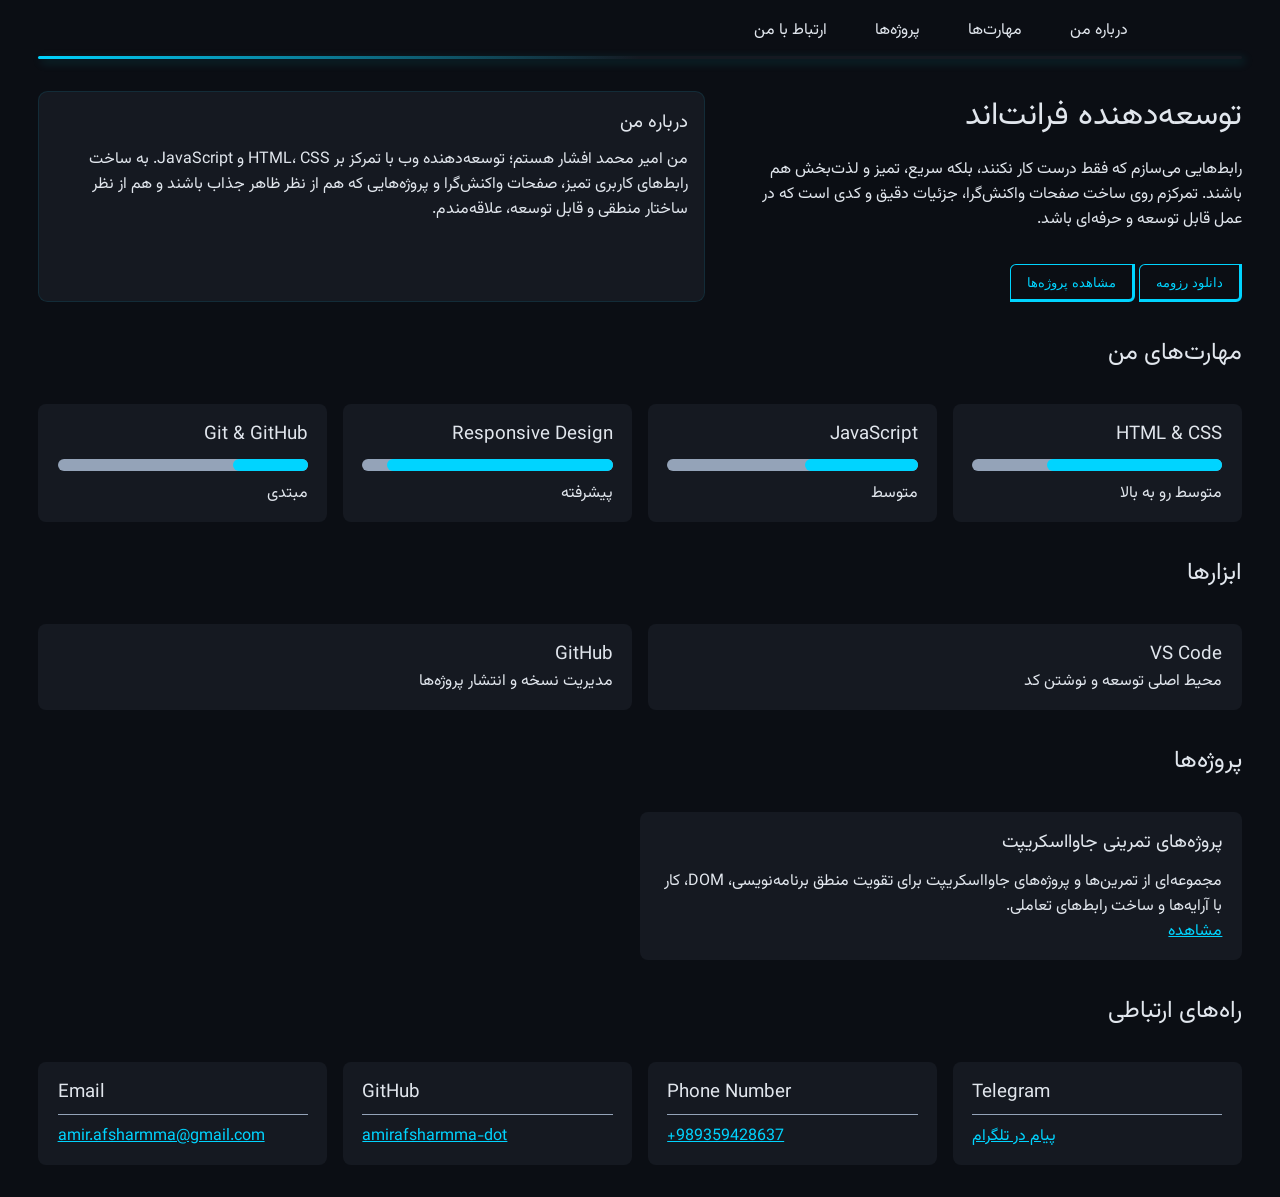
<file: index.html>
<!doctype html>
<html lang="fa" dir="rtl">
  <head>
    <meta charset="UTF-8" />
    <meta name="viewport" content="width=device-width, initial-scale=1.0" />
    <title>امیر محمد افشار | توسعه‌دهنده فرانت‌اند</title>
    <link rel="stylesheet" href="./assets/css/style.css" />
    <link rel="stylesheet" href="./assets/fonts/fonts.css" />

    <link rel="icon" type="image/png" href="./public/image/ChatGPT Image Jul 25, 2026, 03_38_56 PM.png" />
    <link rel="apple-touch-icon" href="./public/image/ChatGPT Image Jul 25, 2026, 03_38_56 PM.png" />
    <meta name="theme-color" content="#0f172a" />
  </head>
  <body>
    <nav>
      <div class="nav-container">
        <ul id="nav-menu">
          <li class="nav-item about-me">
            <a href="#about">
              درباره من
              <div class="nav-underline"></div>
            </a>
          </li>
          <li class="nav-item skill">
            <a href="#skills">
              مهارت‌ها
              <div class="nav-underline"></div>
            </a>
          </li>
          <li class="nav-item project">
            <a href="#projects">
              پروژه‌ها
              <div class="nav-underline"></div>
            </a>
          </li>
          <li class="nav-item contact">
            <a href="#contact">
              ارتباط با من
              <div class="nav-underline"></div>
            </a>
          </li>
        </ul>
      </div>
    </nav>

    <header id="header">
      <div class="hero-section">
        <div class="hero-text">
          <h1>توسعه‌دهنده فرانت‌اند</h1>
          <!-- <h1>امیر محمد افشار</h1> -->
          <p>
            رابط‌هایی می‌سازم که فقط درست کار نکنند، بلکه سریع، تمیز و لذت‌بخش
            هم باشند. تمرکزم روی ساخت صفحات واکنش‌گرا، جزئیات دقیق و کدی است که
            در عمل قابل توسعه و حرفه‌ای باشد.
          </p>
        </div>

        <div class="hero-buttons">
          <a href="امیر محمد افشار _ توسعه_دهنده وب.pdf" download>
            <button>دانلود رزومه</button>
          </a>
          <a href="#projects">
            <button>مشاهده پروژه‌ها</button>
          </a>
        </div>
      </div>

      <div class="about-section" id="about">
        <h3>درباره من</h3>
        <p>
          من امیر محمد افشار هستم؛ توسعه‌دهنده وب با تمرکز بر HTML، CSS و
          JavaScript. به ساخت رابط‌های کاربری تمیز، صفحات واکنش‌گرا و پروژه‌هایی
          که هم از نظر ظاهر جذاب باشند و هم از نظر ساختار منطقی و قابل توسعه،
          علاقه‌مندم.
        </p>
      </div>
    </header>

    <main>
      <div class="skills-section" id="skills">
        <h2>مهارت‌های من</h2>
        <div class="cards-container">
          <div class="skill-card">
            <h3>HTML & CSS</h3>
            <div class="progress-container">
              <div class="progress-bar"></div>
            </div>
            <p>متوسط رو به بالا</p>
          </div>

          <div class="skill-card">
            <h3>JavaScript</h3>
            <div class="progress-container">
              <div class="progress-bar"></div>
            </div>
            <p>متوسط</p>
          </div>

          <div class="skill-card">
            <h3>Responsive Design</h3>
            <div class="progress-container">
              <div class="progress-bar"></div>
            </div>
            <p>پیشرفته</p>
          </div>

          <div class="skill-card">
            <h3>Git & GitHub</h3>
            <div class="progress-container">
              <div class="progress-bar"></div>
            </div>
            <p>مبتدی</p>
          </div>
        </div>
      </div>

      <div class="tools-section">
        <h2>ابزارها</h2>
        <div class="cards-container">
          <div class="tool-card">
            <h3>VS Code</h3>
            <p>محیط اصلی توسعه و نوشتن کد</p>
          </div>

          <div class="tool-card">
            <h3>GitHub</h3>
            <p>مدیریت نسخه و انتشار پروژه‌ها</p>
          </div>
        </div>
      </div>

      <div class="projects-section" id="projects">
        <h2>پروژه‌ها</h2>
        <div class="project-card">
          <h3>پروژه‌های تمرینی جاوااسکریپت</h3>
          <p>
            مجموعه‌ای از تمرین‌ها و پروژه‌های جاوااسکریپت برای تقویت منطق
            برنامه‌نویسی، DOM، کار با آرایه‌ها و ساخت رابط‌های تعاملی.
          </p>
          <a href="./Page2.html" target="_blank">مشاهده</a>
        </div>
      </div>
    </main>

    <footer id="contact">
      <h2>راه‌های ارتباطی</h2>

      <div class="footer-items">
        <div class="items-card">
          <h3>Telegram</h3>
          <a href="https://t.me/Lostyoubaby" target="_blank" rel="noreferrer">
            پیام در تلگرام
          </a>
        </div>

        <div class="items-card">
          <h3>Phone Number</h3>
          <a href="tel:+989359428637">+989359428637</a>
        </div>

        <div class="items-card">
          <h3>GitHub</h3>
          <a
            href="https://github.com/amirafsharmma-dot"
            target="_blank"
            rel="noreferrer">
            amirafsharmma-dot
          </a>
        </div>

        <div class="items-card">
          <h3>Email</h3>
          <a href="mailto:amir.afsharmma@gmail.com">amir.afsharmma@gmail.com</a>
        </div>
      </div>
    </footer>

    <script src="assets/javascript/main.js"></script>
  </body>
</html>
</file>
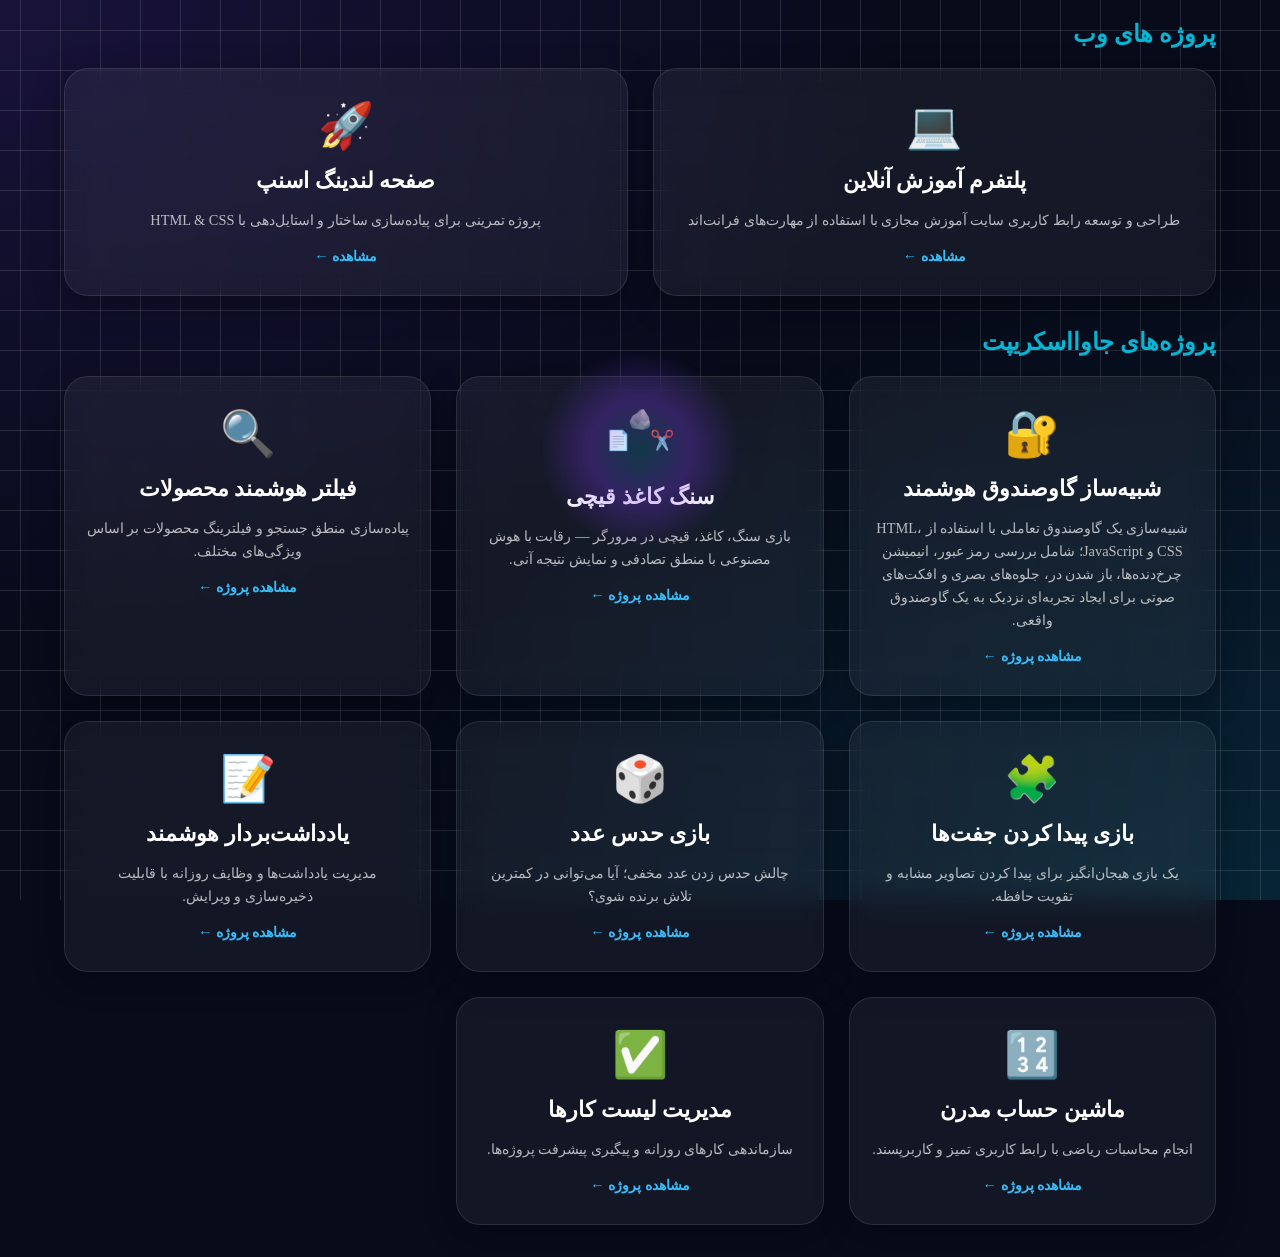
<file: Page2.html>
<!doctype html>
<html lang="fa" dir="rtl">
  <head>
    <meta charset="UTF-8" />
    <meta name="viewport" content="width=device-width, initial-scale=1.0" />
    <title>Projects</title>
    <style>
      :root {
        --bg: #070b1a;
        --bg-soft: #0d1327;
        --card: rgba(255, 255, 255, 0.075);
        --card-strong: rgba(255, 255, 255, 0.11);
        --text: #f8fafc;
        --muted: #a8b3cf;
        --primary: #7c3aed;
        --primary-2: #06b6d4;

        --border: rgba(255, 255, 255, 0.12);
        --shadow: 0 24px 80px rgba(0, 0, 0, 0.35);
        --radius: 24px;
      }

      @font-face {
        font-family: "Vazir";
        src: url(./assets/fonts/ttf/Vazirmatn-Medium.ttf);
      }

      body {
        background-color: var(--bg);

        background-image:
          linear-gradient(90deg, var(--border) 1px, transparent 1px),
          linear-gradient(var(--border) 1px, transparent 1px),
          radial-gradient(
            at 0% 0%,
            rgba(124, 58, 237, 0.15) 0px,
            transparent 50%
          ),
          radial-gradient(
            at 100% 100%,
            rgba(6, 182, 212, 0.15) 0px,
            transparent 50%
          );

          background-size:
          40px 100%,
          100% 40px,
          100% 100%,
          100% 100%
          ;

          background-attachment: fixed;
          background-position: center center;
          margin: 0;
      }

      .projects-container {
        display: grid;
        grid-template-columns: repeat(auto-fit, minmax(280px, 1fr));

        gap: 25px; 
        margin: 0 auto; 
        z-index: 2; 
      }

      
      .project-card {
        text-decoration: none;
        color: inherit;
        display: block;
        padding: 30px 20px;
        border-radius: 24px;
        background: rgba(255, 255, 255, 0.05);
        backdrop-filter: blur(12px);
        border: 1px solid rgba(255, 255, 255, 0.1);
        box-shadow: 0 8px 32px 0 rgba(0, 0, 0, 0.3);
        transition: all 0.4s cubic-bezier(0.175, 0.885, 0.32, 1.275);
        text-align: center;
      }

      .icon {
        font-size: 45px;
        margin-bottom: 15px;
      }

      .card-content h3 {
        margin: 0;
        font-size: 1.4rem;
        color: #fff;
      }

      .card-content p {
        font-size: 0.9rem;
        color: rgba(255, 255, 255, 0.7);
        line-height: 1.6;
        margin: 15px 0;
      }

      .btn-text {
        font-weight: bold;
        color: #38bdf8;
        font-size: 0.9rem;
      }

      .project-card:hover {
        transform: translateY(-10px);
        background: rgba(255, 255, 255, 0.1);
        border: 1px solid rgba(255, 255, 255, 0.2);
        box-shadow: 0 15px 45px rgba(0, 0, 0, 0.5);
      }

      .project-card:active {
        transform: scale(0.96);
      }

      .container--WebProjects,
      .container--JsProjects {
        width: 90%;
        margin: 0 auto 2rem;
      }

      .container--WebProjects h1,
      .container--JsProjects h1 {
        color: var(--primary-2);
      }

      /* ------------------ */

      .mouse-glow {
        position: fixed;
        top: 0;
        left: 0;
        width: 100%;
        height: 100%;
        background: radial-gradient(
          100px circle at var(--x, 50%) var(--y, 50%),
          rgba(6, 182, 212, 0.2),
          rgba(124, 58, 237, 0.3),
          transparent 100%
        );
        pointer-events: none;
        z-index: 0;
        transition: background 0.1s ease;
      }
    </style>
  </head>
  <body>
    <section class="container--WebProjects">
      <h1>پروژه های وب</h1>

      <div class="projects-container">
        
        <a
          href="https://amirafsharmma-dot.github.io/learning_Site/"
          target="_blank"
          class="project-card">
          <div class="card-content">
            <div class="icon">💻</div>
            <h3>پلتفرم آموزش آنلاین</h3>
            <p>
              طراحی و توسعه رابط کاربری سایت آموزش مجازی با استفاده از مهارت‌های
              فرانت‌اند
            </p>
            <span class="btn-text">مشاهده ←</span>
          </div>
        </a>

        
        <a
          href="https://amirafsharmma-dot.github.io/snapp-landing-page"
          target="_blank"
          class="project-card">
          <div class="card-content">
            <div class="icon">🚀</div>
            <h3>صفحه لندینگ اسنپ</h3>

            <p>
              پروژه تمرینی برای پیاده‌سازی ساختار و استایل‌دهی با HTML & CSS
            </p>
            <span class="btn-text">مشاهده ←</span>
          </div>
        </a>
      </div>
    </section>

    <section class="container--JsProjects">
      <h1 class="section-title">پروژه‌های جاوااسکریپت</h1>

      <div class="projects-container">

        <a
          href="./assets/ProjectsFile/safeBox.html"
          target="_blank"
          class="project-card">
          <div class="card-content">
            <div class="icon">🔐</div>
            <h3 class="project-title">شبیه‌ساز گاوصندوق هوشمند</h3>
            <p class="project-description">
              شبیه‌سازی یک گاوصندوق تعاملی با استفاده از HTML، CSS و JavaScript؛
              شامل بررسی رمز عبور، انیمیشن چرخ‌دنده‌ها، باز شدن در، جلوه‌های
              بصری و افکت‌های صوتی برای ایجاد تجربه‌ای نزدیک به یک گاوصندوق
              واقعی.
            </p>
            <span class="btn-text">مشاهده پروژه ←</span>
          </div>
        </a>

        <a
          href="./assets/ProjectsFile/Newgame-game.html"
          target="_blank"
          class="project-card">
          <div class="card-content">
            <div class="icon">
              <svg
                viewBox="0 0 900 400"
                xmlns="http://www.w3.org/2000/svg"
                width="80"
                height="50">
                <text x="450" y="130" font-size="220" text-anchor="middle">
                  🪨
                </text>
                <text x="200" y="370" font-size="220" text-anchor="middle">
                  📄
                </text>
                <text x="700" y="370" font-size="220" text-anchor="middle">
                  ✂️
                </text>
              </svg>
            </div>
            <h3 class="project-title">سنگ کاغذ قیچی</h3>
            <p class="project-description">
              بازی سنگ، کاغذ، قیچی در مرورگر — رقابت با هوش مصنوعی با منطق
              تصادفی و نمایش نتیجه آنی.
            </p>
            <span class="btn-text">مشاهده پروژه ←</span>
          </div>
        </a>
        
        <!-- کارت اول: فیلتر محصولات (E-commerce/Logic) -->
        <a
          href="./assets/ProjectsFile/product filter.html"
          target="_blank"
          class="project-card">
          <div class="card-content">
            <div class="icon">🔍</div>
            <h3 class="project-title">فیلتر هوشمند محصولات</h3>
            <p class="project-description">
              پیاده‌سازی منطق جستجو و فیلترینگ محصولات بر اساس ویژگی‌های مختلف.
            </p>
            <span class="btn-text">مشاهده پروژه ←</span>
          </div>
        </a>

        <!-- کارت دوم: بازی پیدا کردن جفت‌ها (Memory Game) -->
        <a
          href="./assets/ProjectsFile/GameCart.html"
          target="_blank"
          class="project-card">
          <div class="card-content">
            <div class="icon">🧩</div>
            <h3 class="project-title">بازی پیدا کردن جفت‌ها</h3>
            <p class="project-description">
              یک بازی هیجان‌انگیز برای پیدا کردن تصاویر مشابه و تقویت حافظه.
            </p>
            <span class="btn-text">مشاهده پروژه ←</span>
          </div>
        </a>

        <!-- کارت سوم: بازی حدس عدد (Number Guessing Game) -->
        <a
          href="./assets/ProjectsFile/HowNumber.html"
          target="_blank"
          class="project-card">
          <div class="card-content">
            <div class="icon">🎲</div>
            <h3 class="project-title">بازی حدس عدد</h3>
            <p class="project-description">
              چالش حدس زدن عدد مخفی؛ آیا می‌توانی در کمترین تلاش برنده شوی؟
            </p>
            <span class="btn-text">مشاهده پروژه ←</span>
          </div>
        </a>

        <!-- کارت چهارم: اپلیکیشن یادداشت (NoteApp) -->
        <a
          href="./assets/ProjectsFile/NoteApp.html"
          target="_blank"
          class="project-card">
          <div class="card-content">
            <div class="icon">📝</div>
            <h3 class="project-title">یادداشت‌بردار هوشمند</h3>
            <p class="project-description">
              مدیریت یادداشت‌ها و وظایف روزانه با قابلیت ذخیره‌سازی و ویرایش.
            </p>
            <span class="btn-text">مشاهده پروژه ←</span>
          </div>
        </a>

        <!-- کارت پنجم: ماشین حساب (Calculator) -->
        <a
          href="./assets/ProjectsFile/calcul.html"
          target="_blank"
          class="project-card">
          <div class="card-content">
            <div class="icon">🔢</div>
            <h3 class="project-title">ماشین حساب مدرن</h3>
            <p class="project-description">
              انجام محاسبات ریاضی با رابط کاربری تمیز و کاربرپسند.
            </p>
            <span class="btn-text">مشاهده پروژه ←</span>
          </div>
        </a>

        <!-- کارت ششم: لیست کارها (To-Do List) -->
        <a
          href="./assets/ProjectsFile/TDlist2.html"
          target="_blank"
          class="project-card">
          <div class="card-content">
            <div class="icon">✅</div>
            <h3 class="project-title">مدیریت لیست کارها</h3>
            <p class="project-description">
              سازماندهی کارهای روزانه و پیگیری پیشرفت پروژه‌ها.
            </p>
            <span class="btn-text">مشاهده پروژه ←</span>
          </div>
        </a>
      </div>
    </section>

    <div class="mouse-glow"></div>

    <script>
      const glow = document.querySelector(".mouse-glow");

      window.addEventListener("mousemove", (e) => {
        // گرفتن موقعیت موس
        const x = e.clientX;
        const y = e.clientY;

        // فرستادن موقعیت موس به CSS از طریق Variableها
        glow.style.setProperty("--x", x + "px");
        glow.style.setProperty("--y", y + "px");
      });
    </script>
  </body>
</html>
</file>
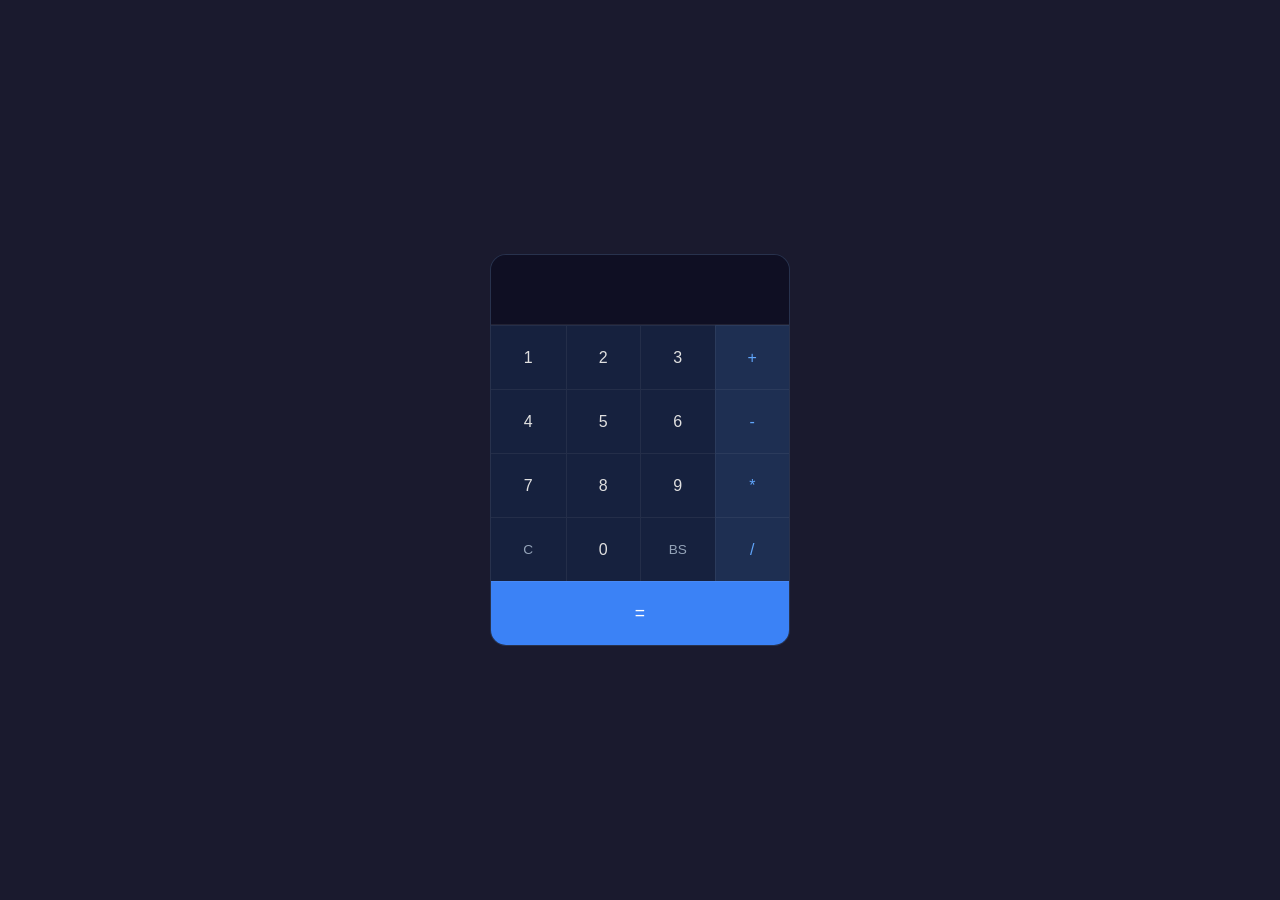
<file: assets/ProjectsFile/calcul.html>
<!doctype html>
<html lang="en">
  <head>
    <meta charset="UTF-8" />
    <meta name="viewport" content="width=device-width, initial-scale=1.0" />
    <title>Document</title>
    <style>
          * {
        padding: 0;
        margin: 0;
        box-sizing: border-box;
      }

      body {
        display: flex;
        justify-content: center;
        align-items: center;
        height: 100vh;
        background-color: #1a1a2e;
      }

      hr {
        display: none;
      }

      .container {
        background: #16213e;
        border: 1px solid rgba(255, 255, 255, 0.08);
        border-radius: 16px;
        width: 300px;
        overflow: hidden;
        padding: 0;
      }

      .result-Box {
        display: block;
        width: 100%;
        background: #0f0f23;
        border: none;
        border-bottom: 1px solid rgba(255, 255, 255, 0.08);
        padding: 1.2rem 1rem 0.8rem;
        font-family: monospace;
        font-size: 2rem;
        font-weight: 500;
        color: #ffffff;
        text-align: right;
        outline: none;
      }

      .num-Box {
        display: grid;
        grid-template-columns: repeat(4, 1fr);
      }

      .num-Box button {
        border: none;
        border-top: 1px solid rgba(255, 255, 255, 0.06);
        border-left: 1px solid rgba(255, 255, 255, 0.06);
        background: #16213e;
        color: #e0e0e0;
        font-size: 1rem;
        font-weight: 400;
        padding: 0;
        height: 64px;
        cursor: pointer;
        display: flex;
        align-items: center;
        justify-content: center;
        transition: background 0.12s ease;
      }

      .num-Box button:nth-child(4n + 1) {
        border-left: none;
      }

      .num-Box button:hover {
        background: #1e2d4a;
      }

      .num-Box button:active {
        transform: scale(0.95);
        background: #0f0f23;
      }

      /* دکمه‌های عملیاتی + - * / */
      .num-Box button:nth-child(4),
      .num-Box button:nth-child(8),
      .num-Box button:nth-child(12),
      .num-Box button:nth-child(16) {
        color: #60a5fa;
        background: rgba(96, 165, 250, 0.1);
        font-weight: 500;
      }

      /* C و BS */
      .num-Box button:nth-child(13),
      .num-Box button:nth-child(15) {
        color: #94a3b8;
        font-size: 0.85rem;
      }

      /* دکمه = */
      .num-Box button:nth-child(17) {
        grid-column: -1 / -5;
        border-left: none;
        background: #3b82f6;
        color: #ffffff;
        font-size: 1.1rem;
        font-weight: 500;
      }

      .num-Box button:nth-child(17):hover {
        background: #2563eb;
      }
    </style>
  </head>
  <body>
    <div id="container" class="container">
      <input type="text" class="result-Box" id="result-Box" />
      <hr />
      <div id="num-Box" class="num-Box"></div>
    </div>
    
    <script>
      const input = document.querySelector("input");
      const buttons = document.getElementById("num-Box");

      let elem = [
        "1",
        "2",
        "3",
        "+",
        "4",
        "5",
        "6",
        "-",
        "7",
        "8",
        "9",
        "*",
        "C",
        "0",
        "BS",
        "/",
        "=",
      ];

      elem.forEach((element) => {
        const btn = document.createElement("button");
        btn.textContent = element;
        buttons.appendChild(btn);
      });

      buttons.addEventListener("click", function (e) {
        if (e.target.tagName === "BUTTON") {
          const value = e.target.textContent;
          const lastChar = input.value.slice(-1);

          if (
            value === "+" ||
            value === "-" ||
            value === "*" ||
            value === "/"
          ) {
            if (input.value === "") {
              if (value === "-") {
                input.value += value;
              }
              return;
            }

            if (
              lastChar === "+" ||
              lastChar === "-" ||
              lastChar === "*" ||
              lastChar === "/"
            ) {
              return;
            }
            input.value += value;
          } else if (value === "=") {
            try {
              const result = Function("return " + input.value)();
              input.value = result;
            } catch {
              input.value = "خطا";
            }
          } else if (value === "BS") {
            input.value = input.value.slice(0, -1);
          } else if (value === "C") {
            input.value = "";
          } else {
            input.value += value;
          }
        }
      });

      // let elem = [
      //   "1",
      //   "2",
      //   "3",
      //   "+",
      //   "4",
      //   "5",
      //   "6",
      //   "-",
      //   "7",
      //   "8",
      //   "9",
      //   "*",
      //   "C",
      //   "0",
      //   "=",
      //   "/",
      // ];

      // const input = document.querySelector("input");
      // const buttons = document.getElementById("num-Box");

      // elem.forEach((element) => {
      //   const btn = document.createElement("button");
      //   btn.textContent = element;
      //   buttons.appendChild(btn);
      // });

      // buttons.addEventListener("click", function (e) {
      //   if (e.target.tagName === "BUTTON") {
      //     const value = e.target.textContent;
      //     const lastChar = input.value.slice(-1);

      //     if(value === "+" || value === "-" || value === "*" || value === "/") {
      //       if (input.value === "") {
      //         if(value === "+" || value === "-") {
      //           input.value += value
      //         }
      //         return
      //       }

      //       if (lastChar === "+" || lastChar === "-" || lastChar === "*" || lastChar === "/") {
      //         return
      //       }
      //       input.value += value
      //     }

      //     else if (value === "=") {
      //       try {
      //         input.value = eval(input.value)
      //       } catch {
      //         input.value = "خطا"
      //       }
      //     }
      //    else if (value === "C") {
      //     input.value = ""
      //    }
      //    else {
      //     input.value += value
      //    }
      //   }
      // });

      //------------------------------------------

      // const box = document.getElementById("num-Box");
      // const input = document.getElementById("result-Box");

      // let firstNumber = "";
      // let secondNumber = "";
      // let operator = "";
      // let isSecond = false;

      // elem.forEach(element => {
      //   const btn = document.createElement("button")
      //   btn.textContent = element
      //   box.appendChild(btn)
      // });

      // box.addEventListener("click", function (e) {
      //   if (e.target.tagName !== "BUTTON") return;

      //   const value = e.target.textContent;

      //   // اگر عدد بود
      //   if (!isNaN(value)) {
      //     if (!isSecond) {
      //       firstNumber += value;
      //       input.value = firstNumber;
      //     } else {
      //       secondNumber += value;
      //       input.value = firstNumber + " " + operator + " " + secondNumber;
      //     }
      //   }

      //   // اگر عملگر بود
      //   else if (["+", "-", "*", "/"].includes(value)) {
      //     if (firstNumber === "") return;

      //     operator = value;
      //     isSecond = true;
      //     input.value = firstNumber + " " + operator;
      //   }

      //   // اگر مساوی بود
      //   else if (value === "=") {
      //     if (firstNumber === "" || secondNumber === "") return;

      //     const num1 = Number(firstNumber);
      //     const num2 = Number(secondNumber);
      //     let result;

      //     switch (operator) {
      //       case "+":
      //         result = num1 + num2;
      //         break;
      //       case "-":
      //         result = num1 - num2;
      //         break;
      //       case "*":
      //         result = num1 * num2;
      //         break;
      //       case "/":
      //         result = num2 !== 0 ? num1 / num2 : "Error";
      //         break;
      //     }

      //     input.value = result;

      //     // آماده برای محاسبه بعدی
      //     firstNumber = result.toString();
      //     secondNumber = "";
      //     operator = "";
      //     isSecond = false;
      //   }

      //   // اگر C بود
      //   else if (value === "C") {
      //     firstNumber = "";
      //     secondNumber = "";
      //     operator = "";
      //     isSecond = false;
      //     input.value = "";
      //   }
      // });
    </script>
  </body>
</html>
</file>
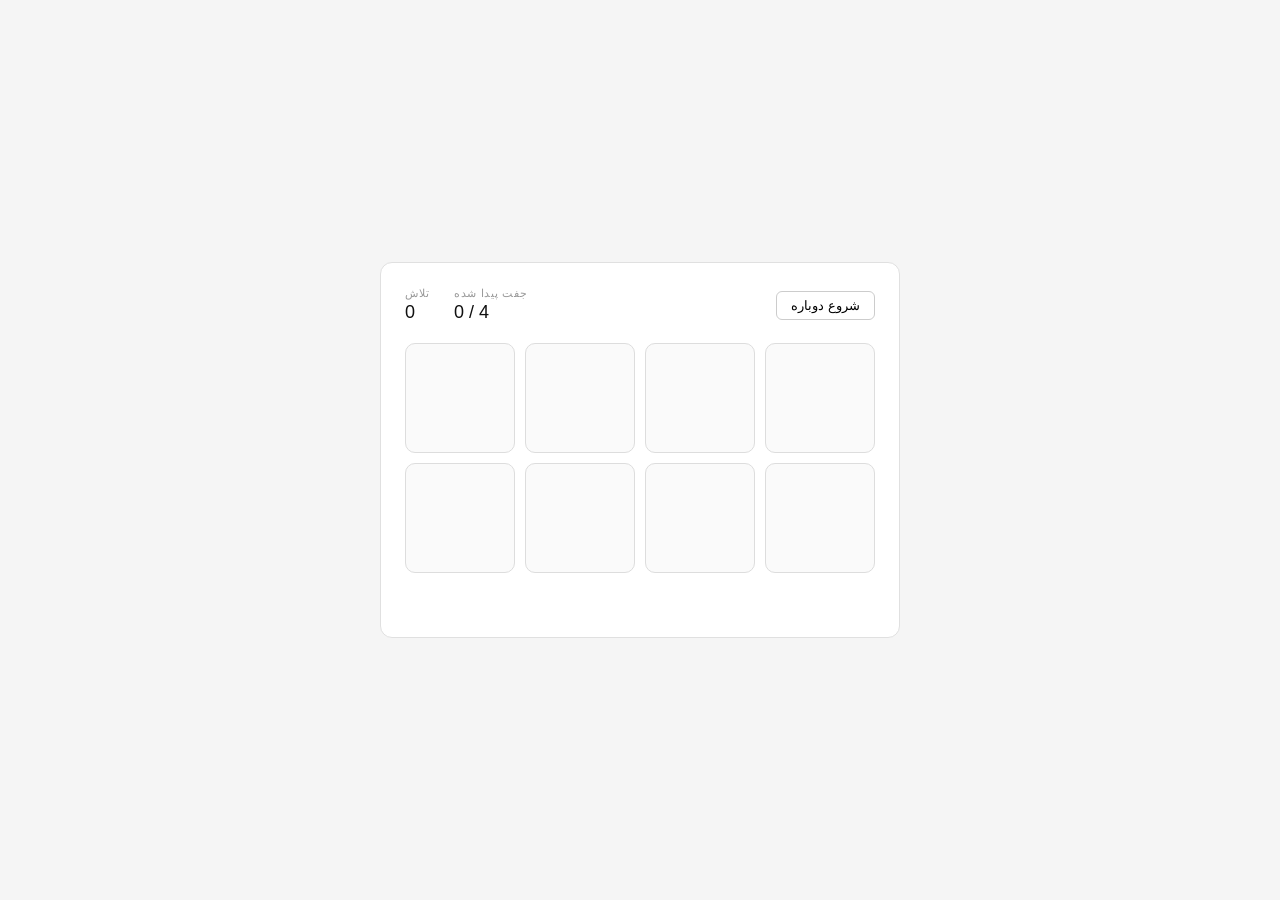
<file: assets/ProjectsFile/GameCart.html>
<!doctype html>
<html lang="en">
  <head>
    <meta charset="UTF-8" />
    <meta name="viewport" content="width=device-width, initial-scale=1.0" />
    <title>Memory Game</title>
    <style>
      * {
        padding: 0;
        margin: 0;
        box-sizing: border-box;
      }

      body {
        display: flex;
        justify-content: center;
        align-items: center;
        min-height: 100vh;
        background-color: #f5f5f5;
        font-family: sans-serif;
      }

      .game-wrap {
        padding: 1.5rem;
        max-width: 520px;
        width: 100%;
        background: #fff;
        border-radius: 12px;
        border: 1px solid #e0e0e0;
      }

      .game-header {
        display: flex;
        align-items: center;
        justify-content: space-between;
        margin-bottom: 1.2rem;
      }

      .game-stats {
        display: flex;
        gap: 1.5rem;
      }
      .stat {
        display: flex;
        flex-direction: column;
        gap: 2px;
      }

      .stat-label {
        font-size: 11px;
        color: #999;
        letter-spacing: 0.06em;
        text-transform: uppercase;
      }

      .stat-val {
        font-size: 18px;
        font-weight: 500;
        color: #111;
      }

      #resetBtn {
        font-size: 13px;
        padding: 6px 14px;
        border-radius: 6px;
        border: 1px solid #ccc;
        background: #fff;
        cursor: pointer;
      }
      #resetBtn:hover {
        background: #f0f0f0;
      }

      #container {
        display: grid;
        grid-template-columns: repeat(4, 1fr);
        gap: 10px;
      }

      #container button {
        aspect-ratio: 1;
        border-radius: 10px;
        border: 1px solid #ddd;
        background: #fafafa;
        color: transparent; /* مخفی */
        font-size: 0.9rem;
        font-weight: 500;
        cursor: pointer;
        transition:
          background 0.15s,
          border-color 0.15s,
          transform 0.1s,
          color 0.15s;
      }

      #container button:hover:not(:disabled) {
        background: #fff;
        border-color: #3b82f6;
        transform: scale(1.04);
      }

      #container button.edi {
        background: #eff6ff;
        border-color: #3b82f6;
        color: #1d4ed8; /* نمایان */
      }

      #container button.matched {
        background: #f0fdf4;
        border-color: #4ade80;
        color: #15803d; /* نمایان */
        cursor: default;
      }

      #container button.wrong {
        background: #fef2f2;
        border-color: #f87171;
        color: #b91c1c; /* نمایان */
      }

      #container button:disabled {
        opacity: 1;
        cursor: default;
      }

      .game-msg {
        margin-top: 1rem;
        min-height: 24px;
        font-size: 13px;
        color: #666;
        text-align: center;
      }
      .win-msg {
        color: #15803d;
        font-weight: 500;
      }
    </style>
  </head>
  <body>
    <div class="game-wrap">
      <div class="game-header">
        <div class="game-stats">
          <div class="stat">
            <span class="stat-label">تلاش</span>
            <span class="stat-val" id="attempts">0</span>
          </div>
          <div class="stat">
            <span class="stat-label">جفت پیدا شده</span>
            <span class="stat-val" id="matched">0 / 4</span>
          </div>
        </div>
        <button id="resetBtn">شروع دوباره</button>
      </div>

      <div id="container"></div>
      <div class="game-msg" id="msg"></div>
    </div>

    <script>
      const container = document.getElementById("container");
      const attemptsEl = document.getElementById("attempts");
      const matchedEl = document.getElementById("matched");
      const msgEl = document.getElementById("msg");

      const element = [
        { id: 1, name: "Laptop" },
        { id: 2, name: "Shoes" },
        { id: 3, name: "Watch" },
        { id: 4, name: "T-Shirt" },
        { id: 5, name: "Laptop" },
        { id: 6, name: "Shoes" },
        { id: 7, name: "Watch" },
        { id: 8, name: "T-Shirt" },
      ];

      let firstNumber = null;
      let secendNumber = null;
      let isLoked = false;
      let attempts = 0;
      let matchedCount = 0;

      function shuffle(arr) {
        return [...arr].sort(() => Math.random() - 0.5);
      }

      function init() {
        container.innerHTML = "";
        firstNumber = secendNumber = null;
        isLoked = false;
        attempts = matchedCount = 0;
        attemptsEl.textContent = 0;
        matchedEl.textContent = "0 / 4";
        msgEl.textContent = "";
        msgEl.className = "game-msg";


        shuffle(element).forEach((elem) => {
          const btn = document.createElement("button");
          btn.textContent = elem.name;
          container.appendChild(btn);
        });
      }

      function cartBox() {
        container.addEventListener("click", function (e) {
          if (e.target.tagName !== "BUTTON" || isLoked) return;
          const clickbtn = e.target;
          if (clickbtn.disabled) return;

          clickbtn.classList.add("edi");
          clickbtn.disabled = true;

          if (!firstNumber) {
            firstNumber = clickbtn;
          } else {
            secendNumber = clickbtn;
            isLoked = true;
            attempts++;
            attemptsEl.textContent = attempts;

            if (firstNumber.textContent === secendNumber.textContent) {
              firstNumber.classList.replace("edi", "matched");
              secendNumber.classList.replace("edi", "matched");
              matchedCount++;
              matchedEl.textContent = matchedCount + " / 4";
              firstNumber = secendNumber = null;
              isLoked = false;

              if (matchedCount === 4) {
                msgEl.textContent =
                  "آفرین! همه جفت‌ها پیدا شدن در " + attempts + " تلاش.";
                msgEl.className = "game-msg win-msg";
              }
            } else {
              firstNumber.classList.add("wrong");
              secendNumber.classList.add("wrong");
              setTimeout(() => {
                [firstNumber, secendNumber].forEach((b) => {
                  b.classList.remove("edi", "wrong");
                  b.disabled = false;
                });
                firstNumber = secendNumber = null;
                isLoked = false;
              }, 800);
            }
          }
        });
      }

      document.getElementById("resetBtn").addEventListener("click", init);
      init();
      cartBox();
    </script>
  </body>
</html>
</file>
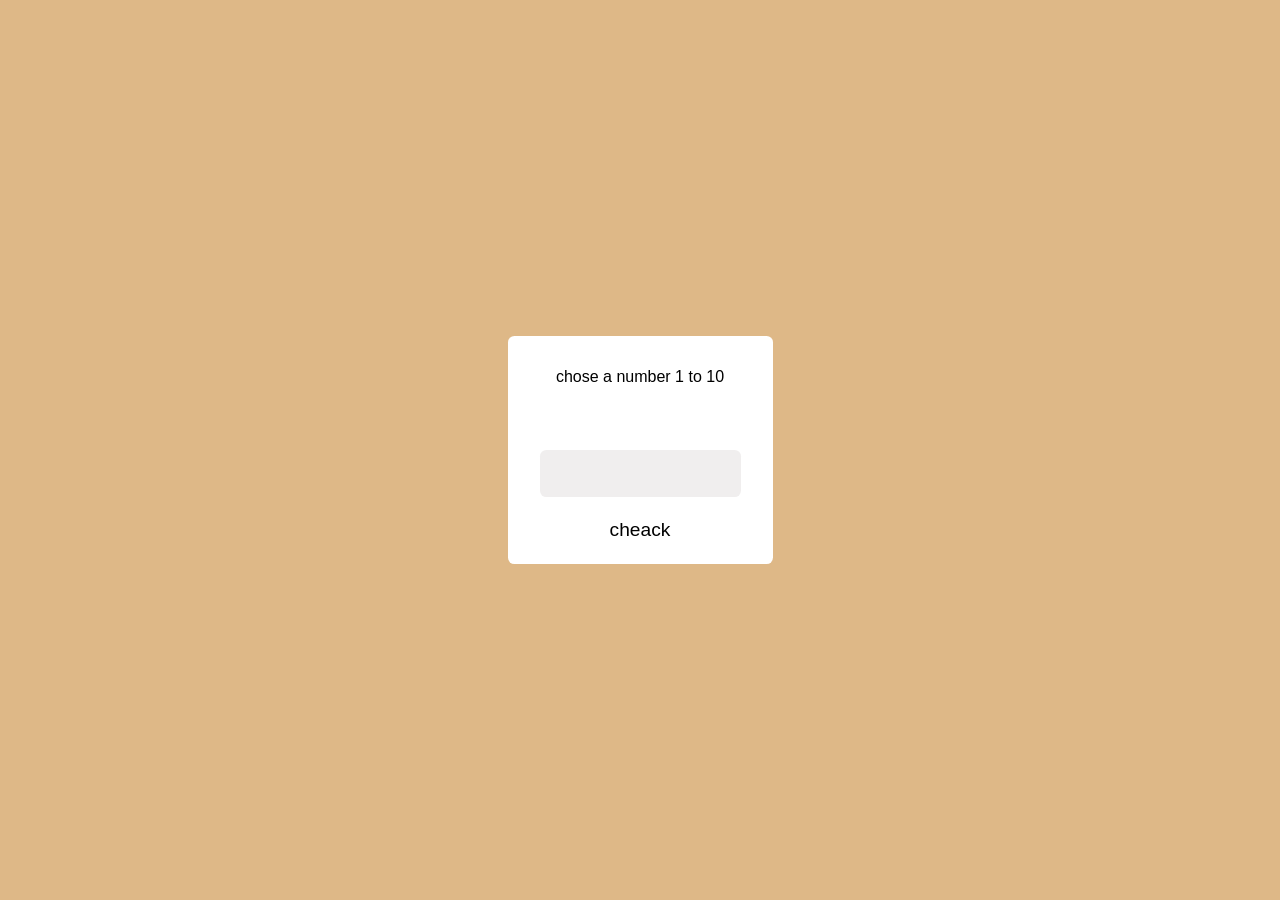
<file: assets/ProjectsFile/HowNumber.html>
<!doctype html>
<html lang="en">
  <head>
    <meta charset="UTF-8" />
    <meta name="viewport" content="width=device-width, initial-scale=1.0" />
    <title>Document</title>
    <style>
      * {
        margin: 0;
        padding: 0;
        box-sizing: border-box;
      }
      body {
        display: flex;
        justify-content: center;
        align-items: center;
        height: 100vh;
        background-color: burlywood;
        font-family: sans-serif;
      }

      .container {
        background-color: white;
        padding: 1rem 2rem;
        border-radius: 0.4rem;
        display: flex;
        flex-direction: column;
      }

      .masege {
        margin: 1rem auto 0;
      }

      .math--num {
        margin: 2rem auto;
        font-size: 2rem;
        font-family: sans-serif;
      }
      .user--num {
        outline: none;
        border: none;
        background-color: rgb(240, 238, 238);

        padding: 1rem;
        border-radius: 0.4rem;
      }

      .borderbox {
        border: 1px solid red;
      }
      #error {
        color: red;
        margin: 0.2rem 0 0 0.2rem;
        font-size: 0.8rem;
      }

      .contbox {
        display: flex;
        align-items: center;
        /* padding-top: .4rem; */
        /* background-color: red; */
      }

      #True {
        color: green;
        font-size: 1.2rem;
        padding-top: 0.4rem;
      }

      #False {
        color: red;
        font-size: 1.2rem;
        padding-top: 0.4rem;
      }
      .submit {
        margin: 0.8rem auto 0;
        padding: 0.4rem 0.8rem;
        border: none;
        background: none;
        font-size: 1.2rem;
        width: fit-content;
      }

      .yesnum {
        color: green;
      }

      .nonum {
        color: red;
      }
      input[type="number"]::-webkit-inner-spin-button,
      input[type="number"]::-webkit-outer-spin-button {
        -webkit-appearance: none;
        margin: 0;
      }
    </style>
  </head>
  <body>
    <div class="container">
      <div class="masege" id="masege">chose a number 1 to 10</div>
      <div class="math--num" id="math--num"></div>

      <input type="number" id="user--num" class="user--num" />
      <span id="error"></span>

      <div class="contbox">
        <span id="False"></span>
        <input type="button" value="cheack" id="submit" class="submit" />
        <span id="True"></span>
      </div>
    </div>

    <script>
      const masege = document.getElementById("masege");
      const mathN = document.getElementById("math--num");
      const userN = document.getElementById("user--num");
      const errorbox = document.getElementById("error");
      const submitbtn = document.getElementById("submit");
      const Tnum = document.getElementById("True");
      const Fnum = document.getElementById("False");

      // جلوگیری از تغییر عدد با کلیدهای بالا/پایین
      userN.addEventListener("keydown", (event) => {
        if (event.key === "ArrowUp" || event.key === "ArrowDown") {
          event.preventDefault();
        }
      });

      userN.addEventListener("keydown", (e) => {
        if (e.key === "Enter") {
          getRandomNumber();
        }
      });

      submitbtn.addEventListener("click", getRandomNumber);

      let randomNum = Math.floor(Math.random() * 10) + 1;
      let scoreT = 1;
      let scoreF = 1;

      function getRandomNumber() {
        if (userN.value !== "") {
          errorbox.textContent = "";
          userN.classList.remove("borderbox");

          if (userN.value > 10 || userN.value < 1) {
            mathN.textContent = "";
            masege.textContent = "Please Chose a number 1 to 10";
            userN.value = "";
            [Tnum, Fnum].forEach((el) => el.textContent = "");

            masege.classList.add("nonum");
            userN.classList.add("borderbox");
            errorbox.textContent = "Pleas Add Your Number";
            userN.focus();

          } else if (userN.value == randomNum) {
            masege.textContent = "True";
            [mathN, masege].forEach((el) => el.classList.add("yesnum"));
            [mathN, masege].forEach((el) => el.classList.remove("nonum"));
            mathN.textContent = randomNum;
            Tnum.textContent = scoreT;
            scoreT++;

            //"شروع مجدد"
            randomNum = Math.floor(Math.random() * 10) + 1;
          } else {
            masege.textContent = "False";
            [mathN, masege].forEach((el) => el.classList.add("nonum"));
            [mathN, masege].forEach((el) => el.classList.remove("yesnum"));
            mathN.textContent = "";
            Fnum.textContent = scoreF;
            scoreF++;
          }

          userN.value = "";
          userN.focus();
        } else {
          errorbox.textContent = "Pleas Add Your Number";
          userN.classList.add("borderbox");
          userN.focus();
        }
      }
    </script>
  </body>
</html>
</file>
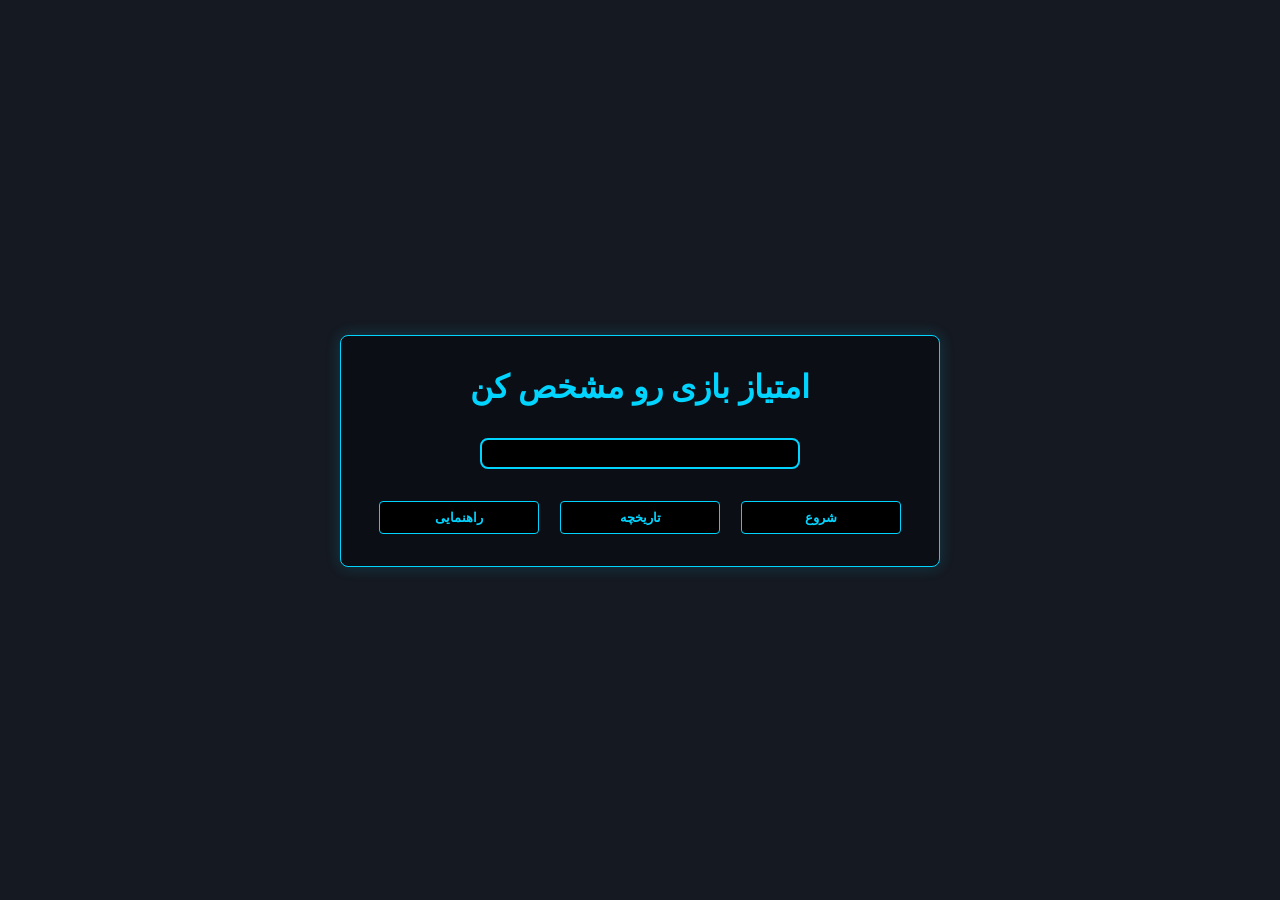
<file: assets/ProjectsFile/Newgame-game.html>
<!doctype html>
<html lang="fa" dir="rtl">
  <head>
    <meta charset="UTF-8" />
    <meta name="viewport" content="width=device-width, initial-scale=1.0" />
    <title>Document</title>
    <style>
      * {
        margin: 0;
        padding: 0;
        box-sizing: border-box;
      }

      body {
        display: flex;
        justify-content: center;
        align-items: center;
        min-height: 100vh; /* استفاده از min-height برای موبایل بهتر است */
        background-color: #151921;
        flex-direction: column;
        gap: 2rem; /* فاصله بین باکس اصلی و دکمه‌ها */
        color: #00d4ff;
        font-family: "Segoe UI", Tahoma, Geneva, Verdana, sans-serif;
      }

      .quizGame,
      .container,
      .Guidance,
      .container--history {
        background: #0b0e14;
        border: 1px solid #00d4ff;
        width: 90%; /* برای نمایش بهتر در موبایل */
        max-width: 600px; /* محدود کردن عرض در مانیتور بزرگ */
        padding: 2rem;
        border-radius: 8px; /* کمی گردتر برای زیبایی */
        box-shadow: 0 0 15px rgba(0, 212, 255, 0.2); /* سایه ملایم */

        display: flex;
        flex-direction: column;
        gap: 2rem; /* فاصله بین ردیف امتیازها و ردیف بازی */

        animation: fadeIn1 1s ease forwards;
        z-index: 1;

        margin-top: 0.1rem;
      }

      .quizGame h1 {
        margin: 0 auto;
      }

      .quizGame input {
        background-color: black;
        color: #00d4ff;
        width: 60%;
        margin: 0 auto;
        font-size: 1rem;
        padding: 0.3rem;
        border-radius: 8px;
        outline: none;
        border: 2px solid #00d4ff;
      }

      .eventclass {
        display: none;
      }

      /* بخش امتیازها */
      .pointer {
        display: flex;
        justify-content: space-around; /* پخش کردن امتیازها با فاصله مساوی */
        align-items: center;
        font-size: 0.9rem;
        border-bottom: 1px solid rgba(0, 212, 255, 0.3);
        padding-bottom: 1rem;
      }

      /* بخش نمایش انتخاب‌ها و نتیجه */
      .cont--resulting {
        display: flex;
        justify-content: space-between; /* قرار دادن کاربر، نتیجه و کامپیوتر در یک خط */
        align-items: center;
        text-align: center;
        gap: 10px;
      }

      #user,
      #result,
      #computer {
        flex: 1; /* هر سه بخش فضای مساوی می‌گیرند */
        font-weight: bold;
        font-size: 1.1rem;
        min-height: 1.5em;
        /* جلوگیری از پرش صفحه هنگام خالی بودن */
      }

      /* بخش دکمه‌ها */
      #containerBtn {
        background: #0b0e14;
        border: 1px solid #00d4ff;
        padding: 1rem;
        border-radius: 8px;
        width: 90%;
        max-width: 600px;
        display: flex;
        justify-content: center;
        gap: 1.5rem; /* فاصله بین دکمه‌ها */

        animation: fadeIn1 1s ease 0.1s forwards;
        margin: 0 auto;
      }

      button {
        background-color: #000;
        border: 1px solid #00d4ff;
        color: #00d4ff;
        padding: 0.5rem 1.5rem;
        border-radius: 4px;
        cursor: pointer;
        font-family: inherit;
        font-weight: 700;
        transition: all 0.3s ease;
      }

      button:hover {
        background: #00d4ff;
        color: #0b0e14;
        box-shadow: 0 0 10px #00d4ff;
      }

      button:active {
        transform: scale(0.95);
      }

      .btnsStart {
        width: 30%;
        margin: 0 auto;
      }

      .screenBtn {
        display: flex;
        /* justify-content: center !important; */
        gap: 0.5rem;
      }

      .saveHistory {
        display: flex;
        flex-direction: column;
        gap: 1rem;
      }

      .backedBtnGuidance {
        display: flex;
        align-items: center;
      }

      .backedBtnGuidance p {
        align-items: center;
      }

      #backGuidance {
        background: none;
        border: none;
      }

      #backGuidance:hover {
        color: #00d4ff;
        box-shadow: none;
        text-shadow: 1px 1px 10px aqua;
      }

      @keyframes fadeIn1 {
        from {
          opacity: 0;
          transform: translateY(80px);
        }
        to {
          opacity: 1;
          transform: translateY(0);
        }
      }

      @media only screen and (max-width: 500px) {
        #intQuiz {
          width: 90%;
          padding: 0.5rem 0.3rem;
        }

        #containerBtn {
          width: 100%;
          margin: 0;
        }

        .backedBtnGuidance {
          flex-direction: column;
        }
      }
    </style>
  </head>
  <body>
    <div id="quizGame" class="quizGame">
      <h1>امتیاز بازی رو مشخص کن</h1>
      <input type="text" id="intQuiz" />
      <div class="screenBtn">
        <button type="button" class="btnsStart" id="btnStart">شروع</button>
        <button type="button" class="btnsStart" id="btnHistory">تاریخچه</button>
        <button type="button" class="btnsStart" id="btnGuidance">
          راهنمایی
        </button>
      </div>
    </div>
    <div class="container" id="container">
      <div class="pointer">
        <span class="point1"></span>
        <span class="point2"></span>
        <span class="point3"></span>
      </div>
      <div class="cont--resulting">
        <div id="user"></div>
        <div id="result"></div>
        <div id="computer"></div>
      </div>
      <div id="containerBtn"></div>
    </div>

    <div class="container--history" id="container--history">
      <div id="saveHistory" class="saveHistory"></div>
      <button type="button" id="backHistory" class="backHistory">برگشت</button>
    </div>
    <div class="Guidance" id="Guidance">
      <h2>🎮 به بازی سنگ، کاغذ، قیچی خوش آمدید!</h2>

      <h3>نحوه شروع بازی</h3>
      <p>
        ابتدا <b>امتیاز هدف</b> را وارد کنید. این عدد مشخص می‌کند که هر بازیکنی
        زودتر به آن امتیاز برسد، برنده نهایی بازی خواهد بود.<br />
        پس از وارد کردن امتیاز، روی دکمه <b>شروع بازی</b> کلیک کنید.
      </p>

      <h3>قوانین بازی</h3>
      <ul>
        <li>
          در هر دور یکی از گزینه‌های <b>سنگ</b>، <b>کاغذ</b> یا <b>قیچی</b> را
          انتخاب کنید.
        </li>
        <li>
          کامپیوتر نیز به‌صورت تصادفی یکی از این سه گزینه را انتخاب می‌کند.
        </li>
        <li>نتیجه هر دور بر اساس قوانین زیر مشخص می‌شود:</li>
        <li>🪨 سنگ، قیچی را می‌شکند.</li>
        <li>📄 کاغذ، سنگ را می‌پوشاند.</li>
        <li>✂️ قیچی، کاغذ را می‌برد.</li>
        <li>
          اگر هر دو بازیکن یک گزینه را انتخاب کنند، آن دور مساوی خواهد بود و
          امتیازی به کسی تعلق نمی‌گیرد.
        </li>
      </ul>

      <h3>پایان بازی</h3>
      <p>
        هر بازیکنی (شما یا کامپیوتر) که زودتر به <b>امتیاز هدف</b> برسد، برنده
        نهایی بازی خواهد شد.<br />
        پس از پایان بازی، نتیجه نهایی اعلام شده و بازی به صفحه ابتدایی
        بازمی‌گردد تا بتوانید با وارد کردن یک امتیاز هدف جدید، بازی تازه‌ای را
        آغاز کنید.
      </p>

      <div class="backedBtnGuidance">
        <p><b>🎉 موفق باشید و از بازی لذت ببرید!</b></p>
        <button type="button" id="backGuidance">شروع بازی</button>
      </div>
    </div>

    <script>
      const container = document.getElementById("container");
      const user = document.getElementById("user");
      const result = document.getElementById("result");
      const computer = document.getElementById("computer");
      const contBtn = document.getElementById("containerBtn");

      const userPoint = document.querySelector(".point1");
      const Equal = document.querySelector(".point2");
      const computerPoint = document.querySelector(".point3");

      const quizGame = document.getElementById("quizGame");
      const intQuiz = document.getElementById("intQuiz");

      const boxHistory = document.getElementById("container--history");
      const Guidance = document.getElementById("Guidance");
      const backGuidance = document.getElementById("backGuidance");

      const btnStart = document.getElementById("btnStart");
      const btnHistory = document.getElementById("btnHistory");
      const btnGuidance = document.getElementById("btnGuidance");

      const saveHistory = document.getElementById("saveHistory");
      const backBtn = document.getElementById("backHistory");

      let userP = 0;
      let usecomE = 0;
      let comP = 0;
      let targetScore;

      [container, Guidance, boxHistory].forEach((e) => {
        e.classList.add("eventclass");
      });

      btnGuidance.addEventListener("click", () => {
        quizGame.classList.add("eventclass");
        Guidance.classList.remove("eventclass");
      });

      backGuidance.addEventListener("click", () => {
        quizGame.classList.remove("eventclass");
        Guidance.classList.add("eventclass");
      });

      backBtn.addEventListener("click", () => {
        quizGame.classList.remove("eventclass");
        boxHistory.classList.add("eventclass");
      });

      let checkedHistory = "تاریخچه خالی است";

      btnHistory.addEventListener("click", () => {
        // saveHistory.innerHTML = x.textContent;

        if (saveHistory.innerHTML === "") {
          saveHistory.textContent = checkedHistory;
        }

        quizGame.classList.add("eventclass");
        boxHistory.classList.remove("eventclass");
      });

      let history = [];
      let round = 0;
      let Winner = "";

      function getHistory() {
        if (saveHistory.textContent === checkedHistory) {
          saveHistory.textContent = ""; // پیام قدیمی رو پاک کن
        }

        const entry = `دور ${round} : امتیاز شما : ${userP} - امتیاز حریف : ${comP}  (${Winner})`;

        history.push(entry);

        let x = document.createElement("div");
        x.textContent = entry;
        saveHistory.append(x);

        // history.push(`امتیاز شما:${userP} - امتیاز حریف:${comP}`);
        // saveHistory.innerHTML = history.map((item) => `<div>${item}</div>`).join("");
        // x.textContent = `دور ${round} : امتیاز شما : ${userP} - امتیاز حریف : ${comP}`;

        // console.log(history);
      }

      intQuiz.addEventListener("keydown", (e) => {
        if (e.key === "Enter") startGame();
      });

      btnStart.addEventListener("click", startGame);

      function startGame() {
        targetScore = Number(intQuiz.value);

        if (
          intQuiz.value !== "" &&
          !Number.isNaN(targetScore) &&
          targetScore > 0
        ) {
          // quizGame.style.display = "none";
          quizGame.classList.add("eventclass");
          container.classList.remove("eventclass");
          intQuiz.value = "";

          userP = 0;
          comP = 0;
          usecomE = 0;
          updateScoreBoard();
        } else {
          alert("یک عدد وارد کنید!!!");
        }
      }

      function updateScoreBoard() {
        userPoint.textContent = `امتیاز شما: ${userP}`;
        Equal.textContent = `تساوی: ${usecomE}`;
        computerPoint.textContent = `امتیاز حریف: ${comP}`;
      }
      updateScoreBoard();

      let arr = ["🪨", "📄", "✂️"];

      arr.forEach((e) => {
        let btn = document.createElement("button");
        btn.textContent = e;
        contBtn.appendChild(btn);
      });

      contBtn.addEventListener("click", (e) => {
        // let checkValue = Number(intQuiz.value)

        if (e.target.tagName === "BUTTON") {
          let userChoice = e.target.textContent;
          user.textContent = userChoice;

          const randomIndex = Math.floor(Math.random() * arr.length);
          const computerChoice = arr[randomIndex];
          computer.innerHTML = "";
          computer.append(computerChoice);

          result.textContent = "";

          if (userChoice === computerChoice) {
            result.textContent = "مساوی";
            usecomE++;
          } else if (
            (userChoice === "🪨" && computerChoice === "✂️") ||
            (userChoice === "📄" && computerChoice === "🪨") ||
            (userChoice === "✂️" && computerChoice === "📄")
          ) {
            result.textContent = "برنده (تو بردی!)";
            userP++;
          } else {
            result.textContent = "بازنده (باختی!)";
            comP++;
          }

          updateScoreBoard();

          function endGame(message, winnerText) {
            setTimeout(() => {
              alert(message);
              quizGame.classList.remove("eventclass");
              container.classList.add("eventclass");
              [user, result, computer].forEach((e) => {
                e.textContent = "";
              });
              round++;
              Winner = winnerText;
              getHistory();
            }, 0);
          }

          if (userP === targetScore)
            endGame("بازی تمام شد، شما برنده شدید", "برنده شدید");
          if (comP === targetScore)
            endGame("بازی تمام شد، شما باختید", "باختید");
        }
      });
    </script>
  </body>
</html>
</file>
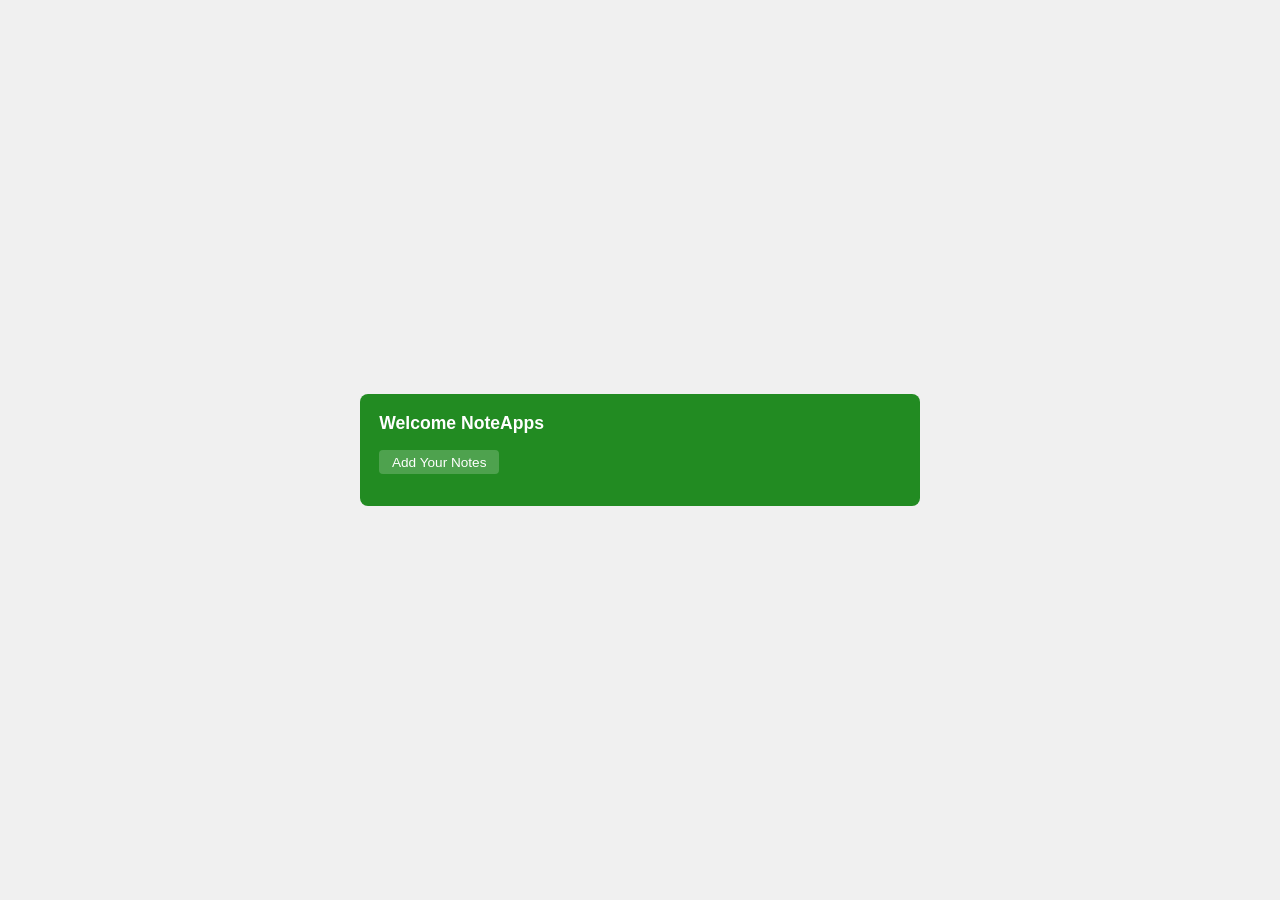
<file: assets/ProjectsFile/NoteApp.html>
<!doctype html>
<html lang="en">
<head>
  <meta charset="UTF-8" />
  <meta name="viewport" content="width=device-width, initial-scale=1.0" />
  <title>NoteApp</title>
  <style>
    * { margin:0; padding:0; box-sizing:border-box; }

    body {
      display:flex;
      flex-direction:column;
      justify-content:center;
      align-items:center;
      min-height:100vh;
      font-family:sans-serif;
      background:#f0f0f0;
    }

    input, button { border:none; background:none; cursor:pointer; }

    .container {
      background:#228b22;
      padding:1.2rem;
      border-radius:8px;
      width:90%;
      max-width:560px;
    }

    .head {
      display:flex;
      justify-content:space-between;
      align-items:center;
      margin-bottom:1rem;
    }

    .head h2 { color:#fff; font-size:1.1rem; }

    #valueNOTE {
      font-size:0.8rem;
      color:rgba(255,255,255,0.75);
    }

    .items {
      display:flex;
      justify-content:space-between;
      align-items:center;
      margin-bottom:0.8rem;
    }

    #addbtntxt {
      color:#fff;
      background:rgba(255,255,255,0.2);
      padding:0.3rem 0.8rem;
      border-radius:4px;
      font-size:0.85rem;
      transition:background 0.2s;
    }
    #addbtntxt:hover { background:rgba(255,255,255,0.35); }

    .intbox { display:flex; gap:0.5rem; }
    .intbox button {
      color:#fff;
      font-size:0.8rem;
      padding:0.25rem 0.6rem;
      border:1px solid rgba(255,255,255,0.4);
      border-radius:4px;
      transition:background 0.2s;
    }
    .intbox button:hover { background:rgba(255,255,255,0.2); }

    #ustxt { margin-top:0.4rem; }

    .divbox {
      display:flex;
      justify-content:space-between;
      align-items:center;
      padding:0.4rem 0.6rem;
      margin:0.35rem 0;
      background:#f9f9f9;
      border:1px solid #e0e0e0;
      border-radius:4px;
      height:32px;
      overflow:hidden;
      flex-direction:row-reverse;
    }
    .divbox:nth-child(even) { background:#efefef; }

    .morebtn {
      color:#1a6fcc;
      font-size:0.8rem;
      cursor:pointer;
      white-space:nowrap;
    }
    .morebtn:hover { text-decoration:underline; }

    .boxtwo {
      position:relative;
      margin-top:0.8rem;
    }

    #inputText {
      width:100%;
      padding:0.5rem 5rem 0.5rem 0.6rem;
      border-radius:4px;
      outline:none;
      background:#fff;
      font-size:0.9rem;
      border:2px solid transparent;
      transition:border-color 0.2s;
    }
    #inputText:focus { border-color:#00ccff; }

    #submitBtn {
      background:#00ccff;
      padding:0.4rem 0.8rem;
      border-top-right-radius:4px;
      border-bottom-right-radius:4px;
      position:absolute;
      top:1px; right:1px; bottom:1px;
      font-size:0.85rem;
      font-weight:600;
      color:#fff;
      transition:background 0.2s;
    }
    #submitBtn:hover { background:#00aadd; }

    .errorh {
      border-color:red !important;
      background:rgb(255,235,235) !important;
    }

    .backi {
      display:flex;
      justify-content:flex-end;
      margin-bottom:0.4rem;
      cursor:pointer;
      color:rgba(255,255,255,0.8);
      font-size:0.85rem;
    }
    .backi:hover { color:#fff; }

    .divend {
      display:flex;
      justify-content:space-between;
      align-items:center;
      flex-direction:row-reverse;
      padding:0.5rem 0.6rem;
      background:#fff;
      border-radius:4px;
      margin-top:0.3rem;
    }
    .divend button {
      color:#e53935;
      font-weight:700;
      font-size:1rem;
      padding:0 0.4rem;
    }
    .divend button:hover { color:#b71c1c; }

    .flexBox { display:flex; flex-direction:column; }
    .gridBox { display:grid; grid-template-columns:repeat(2,1fr); gap:0.4rem; }

    @media(max-width:468px) {
      #inputText { padding:.5rem 4.5rem .5rem .5rem; }
    }
  </style>
</head>
<body>

<section class="container">
  <div class="boxone" id="boxone">
    <div class="head">
      <h2>Welcome NoteApps</h2>
      <span id="valueNOTE"></span>
    </div>
    <div class="items">
      <input type="button" id="addbtntxt" value="Add Your Notes" />
      <div class="intbox" id="intbox"></div>
    </div>
    <div id="ustxt"></div>
  </div>

  <div class="boxtwo" id="boxtwo">
    <input type="text" id="inputText" placeholder="Add your text..." />
    <input type="submit" id="submitBtn" value="Add" />
  </div>

  <div id="boxthree"></div>
</section>

<script>
  const BoxOne     = document.getElementById('boxone');
  const BoxTwo     = document.getElementById('boxtwo');
  const ustxt      = document.getElementById('ustxt');
  const AddBtnText = document.getElementById('addbtntxt');
  const SubmitBtn  = document.getElementById('submitBtn');
  const inputText  = document.getElementById('inputText');
  const BoxThree   = document.getElementById('boxthree');
  const inputbox   = document.getElementById('intbox');
  const NoteValue  = document.getElementById('valueNOTE');

  BoxTwo.style.display   = 'none';
  BoxThree.style.display = 'none';

  function usertxt() {
    AddBtnText.addEventListener('click', () => {
      BoxOne.style.display = 'none';
      BoxTwo.style.display = 'block';
      inputText.focus();
    });

    SubmitBtn.addEventListener('click', () => {
      const inputValue = inputText.value.trim();
      if (inputValue !== '') {
        inputText.classList.remove('errorh');

        const div = document.createElement('div');
        div.classList.add('divbox');

        const span = document.createElement('span');
        span.textContent = inputValue;

        const morebtn = document.createElement('button');
        morebtn.textContent = 'More...';
        morebtn.classList.add('morebtn');

        morebtn.addEventListener('click', () => {
          BoxThree.innerHTML = '';

          const back = document.createElement('span');
          back.textContent = '← back';
          back.classList.add('backi');
          back.addEventListener('click', () => {
            BoxOne.style.display   = 'block';
            BoxThree.style.display = 'none';
            BoxThree.innerHTML     = '';
            box();
            updatenotevalue();
          });

          const divbt = document.createElement('div');
          divbt.classList.add('divend');

          const removebtn = document.createElement('button');
          removebtn.textContent = '✕';
          const more = document.createElement('span');
          more.textContent = span.textContent;

          divbt.appendChild(removebtn);
          divbt.appendChild(more);
          BoxThree.appendChild(back);
          BoxThree.appendChild(divbt);

          BoxOne.style.display   = 'none';
          BoxThree.style.display = 'block';

          removebtn.addEventListener('click', () => {
            BoxOne.style.display   = 'block';
            BoxThree.style.display = 'none';
            ustxt.removeChild(div);
            BoxThree.innerHTML = '';
            box();
            updatenotevalue();
          });
        });

        div.appendChild(morebtn);
        div.appendChild(span);
        ustxt.appendChild(div);

        box();
        updatenotevalue();

        BoxOne.style.display = 'block';
        BoxTwo.style.display = 'none';
        inputText.value      = '';
      } else {
        inputText.classList.add('errorh');
      }
    });
  }
  usertxt();

  function box() {
    if (ustxt.textContent.trim() !== '') {
      inputbox.innerHTML = '';
      const intOne = document.createElement('button');
      const intTwo = document.createElement('button');
      intOne.textContent = 'Flex';
      intTwo.textContent = 'Grid';
      intOne.addEventListener('click', () => {
        ustxt.classList.add('flexBox');
        ustxt.classList.remove('gridBox');
      });
      intTwo.addEventListener('click', () => {
        ustxt.classList.add('gridBox');
        ustxt.classList.remove('flexBox');
      });
      inputbox.appendChild(intOne);
      inputbox.appendChild(intTwo);
    } else {
      inputbox.innerHTML = '';
    }
  }

  function updatenotevalue() {
    const value = ustxt.querySelectorAll('div').length;
    NoteValue.textContent = value === 0 ? '' : `نوت: ${value}`;
  }

  inputText.addEventListener('keydown', (e) => {
    if (e.key === 'Enter') SubmitBtn.click();
  });
</script>
</body>
</html>
</file>
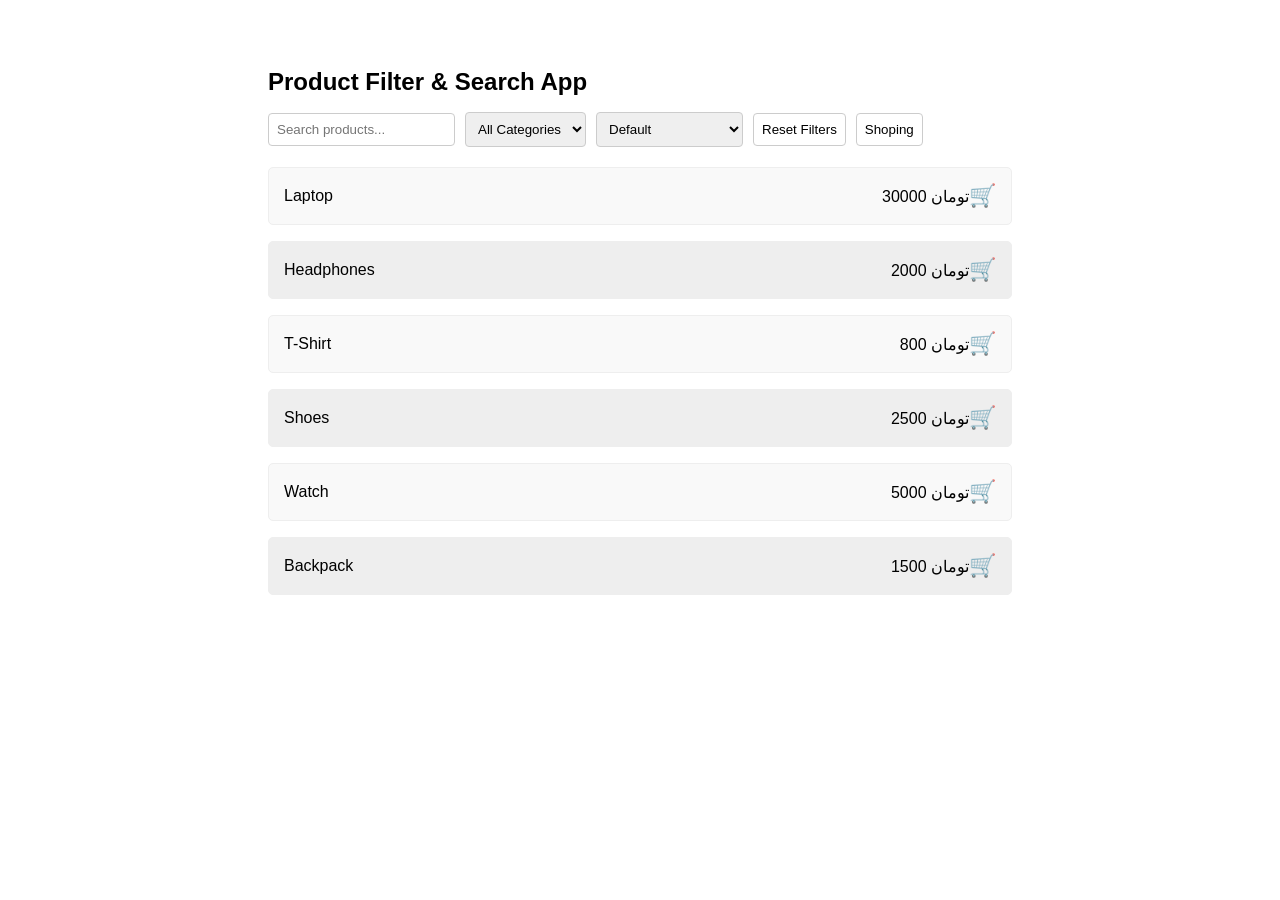
<file: assets/ProjectsFile/product filter.html>
<!doctype html>
<html lang="en">
  <head>
    <meta charset="UTF-8" />
    <meta name="viewport" content="width=device-width, initial-scale=1.0" />
    <title>Product Filter & Search</title>
    <style>
      * {
        margin: 0;
        padding: 0;
        box-sizing: border-box;
      }

      body {
        font-family: sans-serif;
        padding: 20px;
        display: flex;
        justify-content: center;
        height: 100vh;
      }

      button {
        background: none;
        border: none;
      }

      .style {
        margin-top: 3rem;
      }
      .controls {
        margin-bottom: 20px;
        display: flex;
        gap: 10px;
        align-items: center;
        flex-wrap: wrap;
      }

      h1 {
        margin-bottom: 1rem;
      }
      .controls input,
      .controls select,
      .controls button {
        padding: 8px;
        border: 1px solid #ccc;
        border-radius: 4px;
      }
      .product-list {
        display: grid;
        gap: 15px;
      }
      .product-item {
        border: 1px solid #eee;
        padding: 15px;
        margin-bottom: 1rem;
        border-radius: 5px;
        background-color: #f9f9f9;
        display: flex;
        justify-content: space-between;
        align-items: center;
      }
      .product-item:nth-child(even) {
        background-color: #eee;
      }
      .no-results {
        color: rgb(242, 199, 199);
        font-weight: bold;
      }

      .productstyle {
        display: flex;
        justify-content: space-between;
      }

      .divin {
        display: flex;
        flex-direction: row-reverse;
      }

      .sciping {
        display: flex;
        justify-content: space-between;
        flex-direction: reverse;
      }
      .byitem {
        font-weight: 800;
        padding: 1rem;
        color: green;
        /* display: flex; */
        text-align: right;
      }

      select,
      button {
        cursor: pointer;
      }

      .removeitem {
        font-weight: 800;
        padding: 1rem;
        color: red;
        /* display: flex; */
        text-align: left;
      }

      @media only screen and (min-width: 1024px) {
        .style {
          width: 60%;
        }
      }

      @media only screen and (max-width: 1024px) {
        .style {
          width: 80%;
        }
      }

      @media only screen and (max-width: 768px) {
        .style {
          width: 80%;
        }
      }
      @media only screen and (max-width: 468px) {
        .style {
          width: 90%;
        }
        .product-list img {
          width: 25px !important;
          height: 25px;
        }
      }
    </style>
  </head>
  <body>
    <section class="style">
      <h1>Product Filter & Search App</h1>

      <div class="controls" id="controls">
        <input type="text" id="search" placeholder="Search products..." />
        <select id="category">
          <option value="all">All Categories</option>
          <option value="electronics">Electronics</option>
          <option value="clothing">Clothing</option>
          <option value="accessories">Accessories</option>
        </select>
        <select id="sort">
          <option value="default">Default</option>
          <option value="low-to-high">Price: Low to High</option>
          <option value="high-to-low">Price: High to Low</option>
        </select>
        <button id="resetBtn">Reset Filters</button>
        <button id="by"></button>
      </div>
      <div id="bycart" class="bycart"></div>
      <div id="products" class="product-list">
        <!-- Products will be displayed here -->
      </div>
    </section>

    <script>
      const productsData = [
        { id: 1, name: "Laptop", category: "electronics", price: 30000 },
        { id: 2, name: "Headphones", category: "electronics", price: 2000 },
        { id: 3, name: "T-Shirt", category: "clothing", price: 800 },
        { id: 4, name: "Shoes", category: "clothing", price: 2500 },
        { id: 5, name: "Watch", category: "accessories", price: 5000 },
        { id: 6, name: "Backpack", category: "accessories", price: 1500 },
      ];

      const searchinput = document.getElementById("search");
      const category = document.getElementById("category");
      const sort = document.getElementById("sort");
      const resetBtn = document.getElementById("resetBtn");
      const productlist = document.getElementById("products");
      const divproduct = document.getElementById("bycart");
      const bybtn = document.getElementById("by");
      const container = document.getElementById("controls");

      let cart = [];

      productlist.style.display = "initial";
      divproduct.style.display = "none";
      bybtn.textContent = "Shoping";

      function renderCart() {
        divproduct.innerHTML = "";

        let totalPrice = 0;

        cart.forEach((item) => {
          const card = document.createElement("div");
          card.classList.add("productstyle", "product-item");

          const name = document.createElement("span");
          name.textContent = item.name;

          const removebtn = document.createElement("button");
          removebtn.textContent = "X";
          removebtn.classList.add("removeitem");
          removebtn.style.padding = "0 0 0 20px";

          removebtn.addEventListener("click", () => {
            const index = cart.indexOf(item);
            cart.splice(index, 1); // حذف از آرایه
            renderCart(); // رندر مجدد
          });

          const price = document.createElement("span");
          price.textContent = `${item.price} تومان `;

          card.appendChild(name);
          card.appendChild(price);
          price.appendChild(removebtn);
          divproduct.appendChild(card);

          totalPrice += item.price;
        });

        const contbtnp = document.createElement("div");
        const BYE = document.createElement("button");
        BYE.textContent = "BY";
        BYE.classList.add("byitem");
        BYE.addEventListener("click", () => {
          if (cart.length > 0) {
            alert(`مجموع مبلغ: ${totalPrice} تومان`);
            cart = [];
            // renderCart();

            divproduct.style.display = "none";
            productlist.style.display = "initial";
            bybtn.textContent = "Shoping";
          }
        });

        const RemoveAll = document.createElement("button");
        // RemoveAll.style.textAlign = "right";

        RemoveAll.textContent = "RemoveAll";
        RemoveAll.classList.add("removeitem");
        RemoveAll.addEventListener("click", () => {
          alert("سبد خرید خالی شد!");
          cart = [];

          divproduct.style.display = "none";
          productlist.style.display = "initial";
          bybtn.textContent = "Shoping";
        });

        // divproduct.appendChild(BYE);
        // divproduct.appendChild(RemoveAll);

        const totalDiv = document.createElement("div");
        totalDiv.innerHTML = `<strong>قیمت کل سبد: ${totalPrice} تومان</strong>`;
        totalDiv.style.marginTop = "20px";
        totalDiv.style.textAlign = "right";
        totalDiv.style.display = "inline-block";
        contbtnp.appendChild(totalDiv);

        const divin = document.createElement("span");
        divin.classList.add("divin");
        contbtnp.classList.add("sciping");
        divin.appendChild(BYE);
        divin.appendChild(RemoveAll);
        contbtnp.appendChild(divin);
        divproduct.appendChild(contbtnp);
      }

      function listitem(list) {
        productlist.innerHTML = "";

        list.forEach((data) => {
          const divcart = document.createElement("div");
          productlist.appendChild(divcart);
          divcart.classList.add("productstyle", "product-item");

          const span = document.createElement("span");
          span.textContent = data.name;
          divcart.appendChild(span);

          const price = document.createElement("span");
          price.textContent = `${data.price} تومان `;
          divcart.appendChild(price);
          price.style.display = "flex";
          price.style.alignItems = "center";

          const btnimg = document.createElement("button");
          btnimg.textContent = "🛒";
          btnimg.style.fontSize = "22px";
          btnimg.style.cursor = "pointer";
          price.appendChild(btnimg);

          price.appendChild(btnimg);

          btnimg.addEventListener("click", () => {
            cart.push({
              id: data.id,
              name: data.name,
              price: data.price,
              category: data.category,
            });
            renderCart();
          });
        });
      }
      bybtn.addEventListener("click", () => {
        if (productlist.style.display === "initial") {
          productlist.style.display = "none";
          divproduct.style.display = "initial";
          bybtn.textContent = "List";
        } else {
          divproduct.style.display = "none";
          productlist.style.display = "initial";
          bybtn.textContent = "Shoping";
        }
        if (cart.length === 0) {
          productlist.style.display = "initial";
          divproduct.style.display = "none";
          bybtn.textContent = "Not Found!";
          bybtn.style.border = "1px solid red";
          bybtn.style.background = "rgb(240, 197, 197)";
        } else {
          bybtn.style.border = "1px solid #ccc";
          bybtn.style.background = "none";

          // renderCart()
        }
      });

      function updatelist() {
        const inputvalue = searchinput.value.toLowerCase().trim();
        const selectcategory = category.value;
        const sortorder = sort.value;
        let filterproduct = [...productsData];

        if (inputvalue !== "") {
          filterproduct = filterproduct.filter((product) =>
            product.name.toLowerCase().includes(inputvalue),
          );
        }

        if (selectcategory !== "all") {
          filterproduct = filterproduct.filter(
            (product) => product.category === selectcategory,
          );
        }

        if (sortorder === "low-to-high") {
          filterproduct.sort((a, b) => a.price - b.price);
        } else if (sortorder === "high-to-low") {
          filterproduct.sort((a, b) => b.price - a.price);
        }

        productlist.innerHTML = "";

        if (filterproduct.length === 0) {
          const error = document.createElement("span");
          error.textContent = "Not Found !!!";
          error.style.color = "red";
          error.style.fontWeight = "800";
          productlist.appendChild(error);
        } else {
          listitem(filterproduct);
        }
      }
      updatelist();

      resetBtn.addEventListener("click", () => {
        searchinput.value = "";
        category.value = "all";
        sort.value = "default";
        updatelist();
      });

      searchinput.addEventListener("input", updatelist);
      category.addEventListener("change", updatelist);
      sort.addEventListener("change", updatelist);
    </script>
  </body>
</html>
</file>
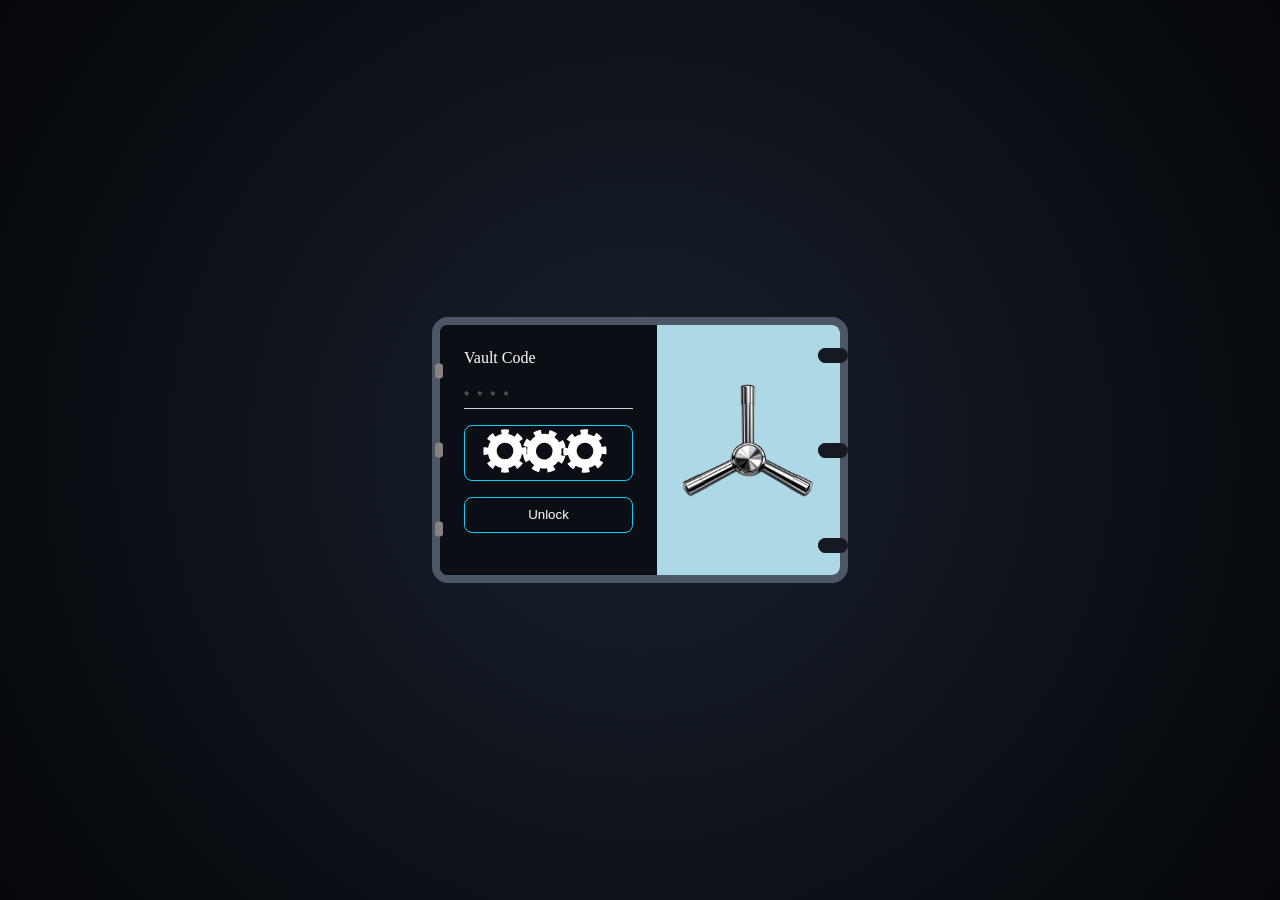
<file: assets/ProjectsFile/safeBox.html>
<!doctype html>
<html lang="en">
  <head>
    <meta charset="UTF-8" />
    <meta name="viewport" content="width=device-width, initial-scale=1.0" />
    <title>Document</title>
    <style>
      :root {
        /* رنگ‌های اصلی تم */
        --bg: #05070b;
        --bg-color: #0b0e14;
        --metal-dark: #11151c;
        --metal-light: #4c5664;
        /* پس‌زمینه اصلی */
        --card-bg: #151921;
        /* پس‌زمینه کارت‌ها/بخش‌ها */

        /* رنگ بنفش جدید */
        --accent-color: #00d4ff;
        /* رنگ بنفش درخشان (جایگزین آبی قبلی) */

        /* رنگ‌های متن */
        --text-main: #e1e6ed;
        /* متن اصلی */
        --text-muted: #94a3b8;
        /* متن‌های فرعی */

        /* سایه‌ها و بوردرها */
        --card-border: 2px solid #3e423a;
        --shadow-glow: 0 4px 20px rgba(0, 0, 0, 0.3);
        --shadow-glow2: 3px 3px 10px rgba(0, 179, 188, 0.3);
      }

      * {
        margin: 0;
        padding: 0;
        box-sizing: border-box;
      }

      body {
        display: flex;
        justify-content: center;
        align-items: center;
        height: 100vh;
        background-color: var(--bg);
        background: radial-gradient(circle, #18202b, var(--bg));
      }

      .safe {
        perspective: 1000px;
        position: relative;
        width: 400px;
        height: 250px;

        outline: 8px solid var(--metal-light);
        border-radius: 0.5rem;
      }

      .inside {
        height: 100%;
      }

      .inside img {
        width: 100%;
        height: 100%;

        border-radius: 0.5rem;
      }
      .door {
        width: 100%;
        height: 100%;
        background-color: var(--bg-color);

        border-radius: 0.5rem;

        transform-origin: left center;
        transition: transform 1.2s ease;

        transform-style: preserve-3d;

        position: absolute;

        display: flex;
      }

      .opendoor {
        animation: identifier 7s ease 4s;
      }

      @keyframes identifier {
        0% {
          transform: rotateY(0);
        }

        50% {
          transform: rotateY(-70deg);
        }

        70% {
          transform: rotateY(-70deg);
        }

        100% {
          transform: rotateY(0);
        }
      }

      .left {
        display: flex;
        flex-direction: column;
        padding: 1.5rem;
      }

      .lolo {
        display: flex;
        flex-direction: column;
        gap: 4rem;
        position: absolute;

        left: -5px;
        top: 50%;
        transform: translateY(-50%);
      }

      .lole {
        width: 8px;
        height: 15px;
        background-color: rgb(135, 130, 130);
        border-radius: 0.2rem;
      }

      #password {
        outline: none;
        border: none;
        border-bottom: 1px solid lightgray;
        margin: 1rem 0;
        padding: 0.3rem 0;
        background: none;
        color: #fff;

        letter-spacing: 8px;
      }

      .int--container {
        position: relative;
        display: inline-block;
      }

      .int--container::after {
        content: "";
        position: absolute;
        left: 50%;
        transform: translateX(-50%);
        bottom: 16px;
        width: 0;
        height: 1px;

        z-index: 20;
        transition: width 0.4s linear;
      }

      .int--container:focus-within::after {
        width: 100%;
      }

      label {
        color: #fff;
      }

      .charkh {
        border-radius: 0.5rem;
        background: none;
        border: 1px solid var(--accent-color);
        color: #fff;
        display: flex;
        position: relative;
      }

      .container {
        display: flex;

        transform: translateX(15px);
      }

      #btnUn {
        margin: 1rem 0 0;
        border: 1px solid var(--accent-color);
        padding: 0.6rem 0.2rem;
        border-radius: 0.5rem;
        background: none;
        color: #fff;
      }

      .right {
        display: flex;
        align-items: center;

        border-top-right-radius: 0.5rem;
        border-bottom-right-radius: 0.5rem;
        background-color: lightblue;

        position: relative;
      }

      .span {
        background-color: rgb(92, 90, 90);

        width: 30px;
        height: 15px;
        border-radius: 0.5rem;
      }

      .container--span {
        display: flex;
        flex-direction: column;
        gap: 5rem;

        position: absolute;
        right: -8px;
      }

      .spanG {
        width: 30px;
        height: 15px;
        border-radius: 0.5rem;

        background-color: var(--card-bg);

        position: absolute;
      }

      .oneG {
        animation: openG 10.5s linear;
      }
      .twoG {
        animation: openG 10.5s linear 1.5s;
      }
      .threeG {
        animation: openG 10.5s linear 3s;
      }

      @keyframes openG {
        0%,
        100% {
          right: 0;
        }
        25% {
          right: 20px;
        }

        50% {
          right: 20px;
        }

        75% {
          right: 20px;
        }
      }

      .right img {
        width: 100%;
      }

      .animaImg {
        animation: anima 3s forwards;
      }
      @keyframes anima {
        from {
          transform: rotate(0);
        }

        to {
          transform: rotate(360deg);
        }
      }

      .svgTwo {
        position: absolute;
        left: 40px;
        transform: rotate(-20deg);
      }
      .svgThree {
        position: absolute;
        left: 80px;
        transform: rotate(-2deg);
      }

      @keyframes gear1 {
        from {
          transform: rotate(0deg);
        }
        to {
          transform: rotate(90deg);
        }
      }

      @keyframes gear2 {
        from {
          transform: rotate(0deg);
        }
        to {
          transform: rotate(-90deg);
        }
      }

      svg {
        transform-origin: center;
      }

      img {
        
    transform-origin:center center;
}

      

      .rotate1 {
        animation: gear1 1s linear;
      }
      .rotate2 {
        animation: gear2 1s linear;
      }

      .opp {
        animation: error 1s ease;
      }

      @keyframes error {
        0% {
          transform: scale(1);
        }

        50% {
          transform: scale(1.05);
        }

        100% {
          transform: scale(1);
        }
      }

      .move {
        animation: vibration 3s linear;
      }

      @keyframes vibration {
        0%,
        100% {
          transform: translateX(0);
        }
        25% {
          transform: translate(2px, 2px);
        }
        50% {
          transform: translate(-4px, -4px);
        }
        75% {
          transform: translate(2px, 2px);
        }
      }

      @media only screen and (max-width: 480px) {
        .safe {
          width: 90%;
        }
    </style>
  </head>
  <body>
    <div class="safe">
      <div class="door">
        <!-- دستگیره و قفل -->
        <div class="left">
          <div class="lolo">
            <span class="lole"></span>
            <span class="lole"></span>
            <span class="lole"></span>
          </div>
          <label for="password">Vault Code</label>
          <div class="int--container">
            <input type="text" id="password" placeholder="****" maxlength="4" />
          </div>

          <div class="charkh">
            <div class="container">
              <div class="svg svgOne">
                <svg
                  xmlns="http://www.w3.org/2000/svg"
                  width="50"
                  height="50"
                  viewBox="0 0 24 24"
                  fill="currentColor">
                  <path
                    d="M10.42 3.85 L10.02 1.79 A10.40 10.40 0 0 1 13.98 1.79 L13.58 3.85 A8.30 8.30 0 0 1 16.64 5.12 L17.82 3.38 A10.40 10.40 0 0 1 20.62 6.18 L18.88 7.36 A8.30 8.30 0 0 1 20.15 10.42 L22.21 10.02 A10.40 10.40 0 0 1 22.21 13.98 L20.15 13.58 A8.30 8.30 0 0 1 18.88 16.64 L20.62 17.82 A10.40 10.40 0 0 1 17.82 20.62 L16.64 18.88 A8.30 8.30 0 0 1 13.58 20.15 L13.98 22.21 A10.40 10.40 0 0 1 10.02 22.21 L10.42 20.15 A8.30 8.30 0 0 1 7.36 18.88 L6.18 20.62 A10.40 10.40 0 0 1 3.38 17.82 L5.12 16.64 A8.30 8.30 0 0 1 3.85 13.58 L1.79 13.98 A10.40 10.40 0 0 1 1.79 10.02 L3.85 10.42 A8.30 8.30 0 0 1 5.12 7.36 L3.38 6.18 A10.40 10.40 0 0 1 6.18 3.38 L7.36 5.12 A8.30 8.30 0 0 1 10.42 3.85 Z
    M12 8a4 4 0 1 0 0 8 4 4 0 0 0 0-8Z" />
                </svg>
              </div>

              <div class="svg svgTwo">
                <svg
                  xmlns="http://www.w3.org/2000/svg"
                  width="50"
                  height="50"
                  viewBox="0 0 24 24"
                  fill="currentColor">
                  <path
                    d="M10.42 3.85 L10.02 1.79 A10.40 10.40 0 0 1 13.98 1.79 L13.58 3.85 A8.30 8.30 0 0 1 16.64 5.12 L17.82 3.38 A10.40 10.40 0 0 1 20.62 6.18 L18.88 7.36 A8.30 8.30 0 0 1 20.15 10.42 L22.21 10.02 A10.40 10.40 0 0 1 22.21 13.98 L20.15 13.58 A8.30 8.30 0 0 1 18.88 16.64 L20.62 17.82 A10.40 10.40 0 0 1 17.82 20.62 L16.64 18.88 A8.30 8.30 0 0 1 13.58 20.15 L13.98 22.21 A10.40 10.40 0 0 1 10.02 22.21 L10.42 20.15 A8.30 8.30 0 0 1 7.36 18.88 L6.18 20.62 A10.40 10.40 0 0 1 3.38 17.82 L5.12 16.64 A8.30 8.30 0 0 1 3.85 13.58 L1.79 13.98 A10.40 10.40 0 0 1 1.79 10.02 L3.85 10.42 A8.30 8.30 0 0 1 5.12 7.36 L3.38 6.18 A10.40 10.40 0 0 1 6.18 3.38 L7.36 5.12 A8.30 8.30 0 0 1 10.42 3.85 Z
    M12 8a4 4 0 1 0 0 8 4 4 0 0 0 0-8Z" />
                </svg>
              </div>

              <div class="svg svgThree">
                <svg
                  xmlns="http://www.w3.org/2000/svg"
                  width="50"
                  height="50"
                  viewBox="0 0 24 24"
                  fill="currentColor">
                  <path
                    d="M10.42 3.85 L10.02 1.79 A10.40 10.40 0 0 1 13.98 1.79 L13.58 3.85 A8.30 8.30 0 0 1 16.64 5.12 L17.82 3.38 A10.40 10.40 0 0 1 20.62 6.18 L18.88 7.36 A8.30 8.30 0 0 1 20.15 10.42 L22.21 10.02 A10.40 10.40 0 0 1 22.21 13.98 L20.15 13.58 A8.30 8.30 0 0 1 18.88 16.64 L20.62 17.82 A10.40 10.40 0 0 1 17.82 20.62 L16.64 18.88 A8.30 8.30 0 0 1 13.58 20.15 L13.98 22.21 A10.40 10.40 0 0 1 10.02 22.21 L10.42 20.15 A8.30 8.30 0 0 1 7.36 18.88 L6.18 20.62 A10.40 10.40 0 0 1 3.38 17.82 L5.12 16.64 A8.30 8.30 0 0 1 3.85 13.58 L1.79 13.98 A10.40 10.40 0 0 1 1.79 10.02 L3.85 10.42 A8.30 8.30 0 0 1 5.12 7.36 L3.38 6.18 A10.40 10.40 0 0 1 6.18 3.38 L7.36 5.12 A8.30 8.30 0 0 1 10.42 3.85 Z
    M12 8a4 4 0 1 0 0 8 4 4 0 0 0 0-8Z" />
                </svg>
              </div>
            </div>
          </div>

          <button type="button" id="btnUn">Unlock</button>
        </div>

        <div class="right">
          <img
            id="image"
            src="../../public/image/ChatGPT Image Aug 1, 2026, 05_29_57 PM.png"
            alt="" />

          <div class="container--span">
            <div class="span">
              <span class="spanG"></span>
            </div>
            <div class="span">
              <span class="spanG"></span>
            </div>
            <div class="span">
              <span class="spanG"></span>
            </div>
          </div>
        </div>
      </div>

      <div class="inside">
        <!-- محتوای داخل گاوصندوق -->
        <img src="../../public/image/safeBoxImg.jpg" alt="" />
      </div>
    </div>

    <audio id="doorSound" src="../../public/audio/door-open-sound.mp3"></audio>

    <script>
      const door = document.querySelector(".door");
      const safe = document.querySelector(".safe");
      const safeImg = document.getElementById("image");
      const intValue = document.getElementById("password");
      const btnUnlock = document.getElementById("btnUn");
      const svgs = document.querySelectorAll(".svg");
      const spansOpenDoor = document.querySelectorAll(".spanG");

      function openSafeDoor() {
        setTimeout(() => {
          spansOpenDoor.forEach((e, i) => {
            e.classList.remove("oneG", "twoG", "threeG");
            void e.offsetWidth;

            if (i === 0) {
              e.classList.add("oneG");
            }
            if (i === 1) {
              e.classList.add("twoG");
            }

            if (i === 2) {
              e.classList.add("threeG");
            }
          });
        }, 0);
      }

      btnUnlock.addEventListener("click", update);

      intValue.addEventListener("input", rotateGears);

      const doorSound = document.getElementById("doorSound");

      function openDoor() {
        door.classList.remove("opendoor");
        void door.offsetWidth;
        door.classList.add("opendoor");

        doorSound.currentTime = 0;
        doorSound.play();

        // door.classList.add("opendoor");
      }

      function rotateGears() {
        svgs.forEach((e, i) => {
          const gear = e.querySelector("svg");

          gear.classList.remove("rotate1", "rotate2");

          setTimeout(() => {
            gear.classList.add(i === 1 ? "rotate2" : "rotate1");
          }, 0);
        });
      }

      function update() {
        if (!intValue) return;

        if (intValue.value === "1234") {
          openDoor();
          openSafeDoor();
          safeImg.classList.remove("animaImg");
          safe.classList.remove("move");

          void safeImg.offsetWidth;
          void safe.offsetWidth;

          safeImg.classList.add("animaImg");
          safe.classList.add("move");
        } else {
          intValue.value = "";
          intValue.classList.remove("opp");

          void intValue.offsetWidth;
          intValue.classList.add("opp");
          intValue.focus();
        }
      }

      intValue.addEventListener("keydown", (e) => {
        if (e.key === "Enter") {
          update();
        }
      });
    </script>
  </body>
</html>
</file>
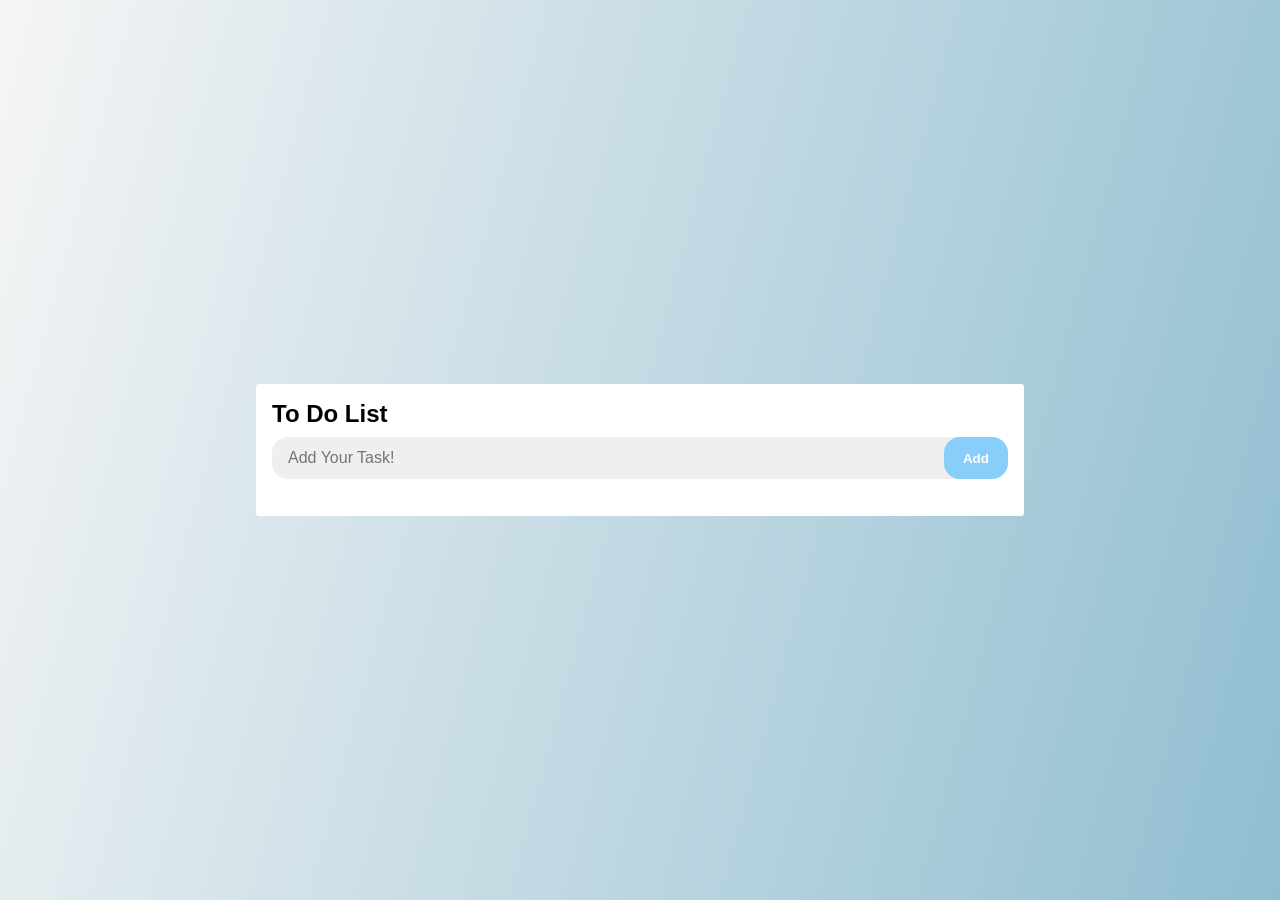
<file: assets/ProjectsFile/TDlist2.html>
<!doctype html>
<html lang="fa" dir="auto">
  <head>
    <meta charset="UTF-8" />
    <meta name="viewport" content="width=device-width, initial-scale=1.0" />
    <title>Document</title>
    <style>
      * {
        margin: 0;
        padding: 0;
        box-sizing: border-box;
      }

      body {
        display: flex;
        justify-content: center;
        align-items: center;
        height: 100vh;
        background: linear-gradient(105deg, whitesmoke, rgb(144, 190, 209));
        font-family: sans-serif;
      }

      section {
        min-width: 30%;
      }
      .container {
        background-color: #fff;
        padding: 1rem;
        border-radius: 0.2rem;
        max-width: 100%;
      }
      .container h1 {
        margin-bottom: 0.6rem;
      }

      #AUT {
        padding: 0.6rem 4.5rem 0.6rem 1rem;
        border-radius: 1rem;
        outline: none;
        border: none;
        background-color: rgb(240, 238, 238);
        width: 100%;
        direction: auto;
        font-family: "IRANSans", sans-serif;
        unicode-bidi: plaintext;
        font-size: 16px;
        line-height: 1.4;
        color: #111;
      }

      #AUT::placeholder {
        font-weight: 500;
        font-family: sans-serif;
      }

      .addtxt {
        position: relative;
        margin-bottom: 0.2rem;
      }
      .submit {
        position: absolute;
        right: 0;
        bottom: 0;
        top: 0;
        border: none;
        border-radius: 1rem;
        padding: 0 1.2rem;
        background-color: lightskyblue;
        color: #fff;
        font-weight: bold;
        cursor: pointer;
      }

      .tododiv {
        display: flex;
        align-items: center;
        /* justify-items: center; */
        width: 98%;
        margin: 0.2rem auto 0.8rem;
        padding-bottom: 0.3rem;
        border-bottom: 1px solid lightgray;
      }

      .todospan {
        font-weight: bold;
        flex-grow: 1;
      }

      .deletebtn {
        font-size: 1.2rem;
        border: none;
        background: none;
        cursor: pointer;
      }

      .EndTask {
        text-decoration-line: line-through;
        color: lightgray;
      }

      .input-error {
        border: 2px solid rgb(220, 94, 94) !important;
        background: #ffeaea;
      }

      #errortxt {
        margin-left: 0.6rem;
        font-size: 0.8rem;
        color: rgb(250, 94, 94);
      }

      input[type="checkbox"] {
        font-size: 2rem;
        /* border-radius: 50px; */
        margin-right: 0.6rem;
        cursor: pointer;
      }

      @media only screen and (min-width: 1024px) {
        section {
          width: 60%;
        }
      }

      @media only screen and (max-width: 1024px) {
        section {
          width: 80%;
        }
      }

      @media only screen and (max-width: 768px) {
        section {
          width: 80%;
        }
      }
      @media only screen and (max-width: 468px) {
        section {
          width: 80%;
        }
      }
    </style>
  </head>
  <body>
    <section>
      <div class="container">
        <h1>To Do List</h1>
        <div class="addtxt">
          <input type="text" id="AUT" placeholder="Add Your Task!" />
          <input type="button" id="submit" class="submit" value="Add" />
        </div>
        <span id="errortxt"></span>
        <div id="Usertxt"></div>
      </div>
    </section>

    <script>
      const UserTxtValue = document.getElementById("AUT");
      const SubmitBtn = document.getElementById("submit");
      const errortext = document.getElementById("errortxt");
      const UserTxtAdd = document.getElementById("Usertxt");

      SubmitBtn.addEventListener("click", User);

      UserTxtValue.addEventListener("keydown", (e) => {
        if (e.key === "Enter") {
          // e.preventDefault();
          User();
        }
      });

      function User() {
        const value = UserTxtValue.value.trim();

        if (value !== "") {
          const tododiv = document.createElement("div");
          tododiv.classList.add("tododiv");

          const checkbox = document.createElement("input");
          checkbox.type = "checkbox";
          checkbox.addEventListener("click", () => {
            todospan.classList.toggle("EndTask");
          });

          const todospan = document.createElement("span");
          todospan.classList.add("todospan");
          todospan.textContent = value;

          const deletebtn = document.createElement("button");
          deletebtn.classList.add("deletebtn");
          deletebtn.textContent = "×";
          deletebtn.onclick = function () {
            UserTxtAdd.removeChild(tododiv);
          };

          tododiv.appendChild(checkbox);
          tododiv.appendChild(todospan);
          tododiv.appendChild(deletebtn);
          UserTxtAdd.appendChild(tododiv);

          UserTxtValue.value = "";
          UserTxtValue.focus();
        } else {
          errortext.textContent = "Please Add Your Task!";
          UserTxtValue.classList.add("input-error");

          UserTxtValue.addEventListener("click", () => {
            errortext.textContent = "";
            UserTxtValue.classList.remove("input-error");
          });
        }
      }
    </script>
  </body>
</html>
</file>
<file: assets/css/style.css>
@import url(../fonts/fonts.css);

:root {
    /* رنگ‌های اصلی تم */
    --bg-color: #0B0E14;
    /* پس‌زمینه اصلی */
    --card-bg: #151921;
    /* پس‌زمینه کارت‌ها/بخش‌ها */

    /* رنگ بنفش جدید */
    --accent-color: #00D4FF;
    /* رنگ بنفش درخشان (جایگزین آبی قبلی) */

    /* رنگ‌های متن */
    --text-main: #E1E6ED;
    /* متن اصلی */
    --text-muted: #94A3B8;
    /* متن‌های فرعی */

    /* سایه‌ها و بوردرها */
    --card-border: rgba(0, 212, 255, 0.1);
    --shadow-glow: 0 4px 20px rgba(0, 0, 0, 0.3);
    --shadow-glow2: 3px 3px 10px rgba(0, 179, 188, 0.3);
}

* {
    margin: 0;
    padding: 0;
    box-sizing: border-box;
    font-weight: 400;
}

html {
    scroll-behavior: smooth;
    scroll-padding-top: 100px;
}

body {
    background-color: var(--bg-color);
    width: 94%;
    margin: 0 auto 2rem;
    color: var(--text-main);
    font-family: "Vazir";
}

a {
    text-decoration: none;
    color: var(--text-main);
}

li {
    list-style-type: none;
}

.animation {
    animation: sectionHighlight 1s ease;
}

@keyframes sectionHighlight {
    0% {
        opacity: 1;
        transform: translateY(0);
        /* transform: scale(1); */
    }

    50% {
        opacity: 0.7;
        transform: translateY(-20px);
        /* transform: scale(1.02); */
    }

    100% {
        opacity: 1;
        transform: translateY(0);
        /* transform: scale(1); */
    }
}

.nav-container {
    background: linear-gradient(90deg, var(--accent-color), var(--card-bg) 50%);
    box-shadow: var(--shadow-glow2);
    padding: .1rem 0;
    margin: 3.5rem 0 2rem;
    border-radius: 2px;
    position: relative;
}


#nav-menu {
    display: flex;
    gap: 3rem;

    position: absolute;
    bottom: .5rem;
    right: 25%;
    transform: translateX(50%);
}

.nav-container li {
    list-style-type: none;
    cursor: pointer;
}

.nav-underline {
    width: 0;
    height: 3px;
    border-radius: 6px;
    background-color: var(--accent-color);
    transition: all .6s ease;
    margin-top: 5px;
}

.nav-item.active {
    color: var(--accent-color);
    transition: all .6s ease;

}

.nav-item.active .nav-underline {
    width: 100%;
}

header {
    display: flex;
    gap: 2rem;
}

.about-section {
    padding: 1rem;
    border: 1px solid var(--card-border);
    background-color: var(--card-bg);
    border-radius: .6rem;
}

.about-section p {
    margin-top: 0.6rem;
    color: var(--text-main);
}

.hero-section {
    display: flex;
    flex-direction: column;
}

.hero-text p:nth-child(3) {
    line-height: 1.7;
}

.hero-text p:nth-child(2) {
    margin: 1rem 0;
}

.hero-buttons {
    margin: 1rem 0 0;
}

.hero-buttons button {
    background: none;
    padding: .6rem 1rem;
    color: var(--accent-color);
    border: 1px solid var(--accent-color);
    border-right: 3px solid var(--accent-color);
    border-bottom: 3px solid var(--accent-color);

    border-bottom-right-radius: 6px;
    border-top-left-radius: 6px;
    cursor: pointer;
}

.cards-container {
    display: flex;
    justify-content: center;
    gap: 2rem;
    margin: 1rem 0;
}

.skills-section h2,
.tools-section h2,
.projects-section h2 {
    margin: 2rem 0;
}

.skill-card,
.tool-card,
.project-card {
    background-color: var(--card-bg);
    padding: 1rem 1.2rem;
    border-radius: 8px;
    width: 100%;
}

.project-card {
    width: 50%;
}

.progress-container {
    background-color: var(--text-muted);
    border-radius: 8px;
    margin: .6rem 0;
    height: 12px;
}

.progress-bar {
    width: 0%;
    height: 100%;
    transition: width .8s ease-in-out .3s;
    background-color: var(--accent-color);
    border-radius: 8px;
}

.projects-section .project-card h3 {
    margin: 0 0 .8rem;
}

.project-card a {
    text-decoration: underline;
    color: var(--accent-color);
}

.cards-container {
    display: flex;
    gap: 1rem;
}

/* footer {
    margin: 0 1rem 2rem 0;
} */

footer h2 {
    margin: 2rem 0;
}

.footer-items {
    /* display: flex;
    justify-content: space-between; */
    /* gap: 3rem; */

    display: grid;
    grid-template-columns: repeat(4, 1fr);
    gap: 1rem;
}

.footer-items li {
    border: 2px solid var(--card-border);
    display: grid;
    grid-template-columns: repeat(5, 1fr);
    /* padding: .6rem .8rem; */
}

.items-card {
    background-color: var(--card-bg);
    padding: 1rem 1.2rem;
    border-radius: 8px;
    direction: ltr;
}

.items-card a {
    color: var(--accent-color);
    text-decoration: underline;
}

.items-card h3 {
    padding-bottom: .4rem;
    margin-bottom: .6rem;
    border-bottom: 1px solid var(--text-muted);
}

@media only screen and (max-width: 480px) {

    body {
        margin-bottom: 5rem;
    }

    #header {
        display: flex;
        flex-direction: column;
    }

    .cards-container {
        display: flex;
        flex-direction: column;
    }

    #contact {
        margin-bottom: 6rem;
    }

    .footer-items {
        display: flex;
        flex-direction: column;
    }

    #nav-menu {
        display: flex;
        gap: 1.4rem;
        position: fixed;
        border: 1px solid var(--accent-color);

        bottom: 2%;
        right: 50%;
        justify-content: center;
        /* transform: translateX(50%); */
        width: 90% !important;

        padding: 10px 0 3px;
        border-radius: 50px;
        z-index: 6;

        background: rgba(10, 10, 20, .2);
        backdrop-filter: blur(1rem);

        box-shadow: var(--shadow-glow2);
    }

    #nav-menu li {
        display: flex;
        align-items: center;
        flex-direction: column;
    }



}

@media only screen and (max-width: 768px) {
    body {
        margin-bottom: 2rem;
    }

    #nav-menu {
        display: flex;
        justify-content: center;
        /* position: relative; */
        right: 50%;

        width: 100%;
    }

    #header {
        display: flex;
        flex-direction: column;
    }

    .cards-container {
        display: flex;
        flex-direction: column;
    }

    .footer-items {
        display: flex;
        flex-direction: column;
    }

    .project-card {
        width: 100%;
    }
}
</file>
<file: assets/fonts/fonts.css>
@font-face {
    font-family: "vazir";
    src: url(./ttf/Vazirmatn-Thin.ttf), format(ttf);
    font-weight: 100;
}
@font-face {
    font-family: "vazir";
    src: url(./ttf/Vazirmatn-ExtraLight.ttf), format(ttf);
    font-weight: 200;
}
@font-face {
    font-family: "vazir";
    src: url(./ttf/Vazirmatn-Light.ttf), format(ttf);
    font-weight: 300;
}
@font-face {
    font-family: "vazir";
    src: url(./ttf/Vazirmatn-Regular.ttf), format(ttf);
    font-weight: 400;
}
@font-face {
    font-family: "vazir";
    src: url(./ttf/Vazirmatn-Medium.ttf), format(ttf);
    font-weight: 500;
}
@font-face {
    font-family: "vazir";
    src: url(./ttf/Vazirmatn-SemiBold.ttf), format(ttf);
    font-weight: 600;
}
@font-face {
    font-family: "vazir";
    src: url(./ttf/Vazirmatn-Bold.ttf), format(ttf);
    font-weight: 700;
}
@font-face {
    font-family: "vazir";
    src: url(./ttf/Vazirmatn-ExtraBold.ttf), format(ttf);
    font-weight: 800;
}
@font-face {
    font-family: "vazir";
    src: url(./ttf/Vazirmatn-Black.ttf), format(ttf);
    font-weight: 900;
}


@font-face {
    font-family: "vazir";
    src: url(./woff2/Vazirmatn-Thin.woff2), format(woff2);
    font-weight: 100;
}
@font-face {
    font-family: "vazir";
    src: url(./woff2/Vazirmatn-ExtraLight.woff2), format(woff2);
    font-weight: 200;
}
@font-face {
    font-family: "vazir";
    src: url(./woff2/Vazirmatn-Light.woff2), format(woff2);
    font-weight: 300;
}
@font-face {
    font-family: "vazir";
    src: url(./woff2/Vazirmatn-Regular.woff2), format(woff2);
    font-weight: 400;
}
@font-face {
    font-family: "vazir";
    src: url(./woff2/Vazirmatn-Medium.woff2), format(woff2);
    font-weight: 500;
}
@font-face {
    font-family: "vazir";
    src: url(./woff2/Vazirmatn-SemiBold.woff2), format(woff2);
    font-weight: 600;
}
@font-face {
    font-family: "vazir";
    src: url(./woff2/Vazirmatn-Bold.woff2), format(woff2);
    font-weight: 700;
}
@font-face {
    font-family: "vazir";
    src: url(./woff2/Vazirmatn-SemiBold.woff2), format(woff2);
    font-weight: 800;
}
@font-face {
    font-family: "vazir";
    src: url(./woff2/Vazirmatn-Black.woff2), format(woff2);
    font-weight: 900;
}
</file>
